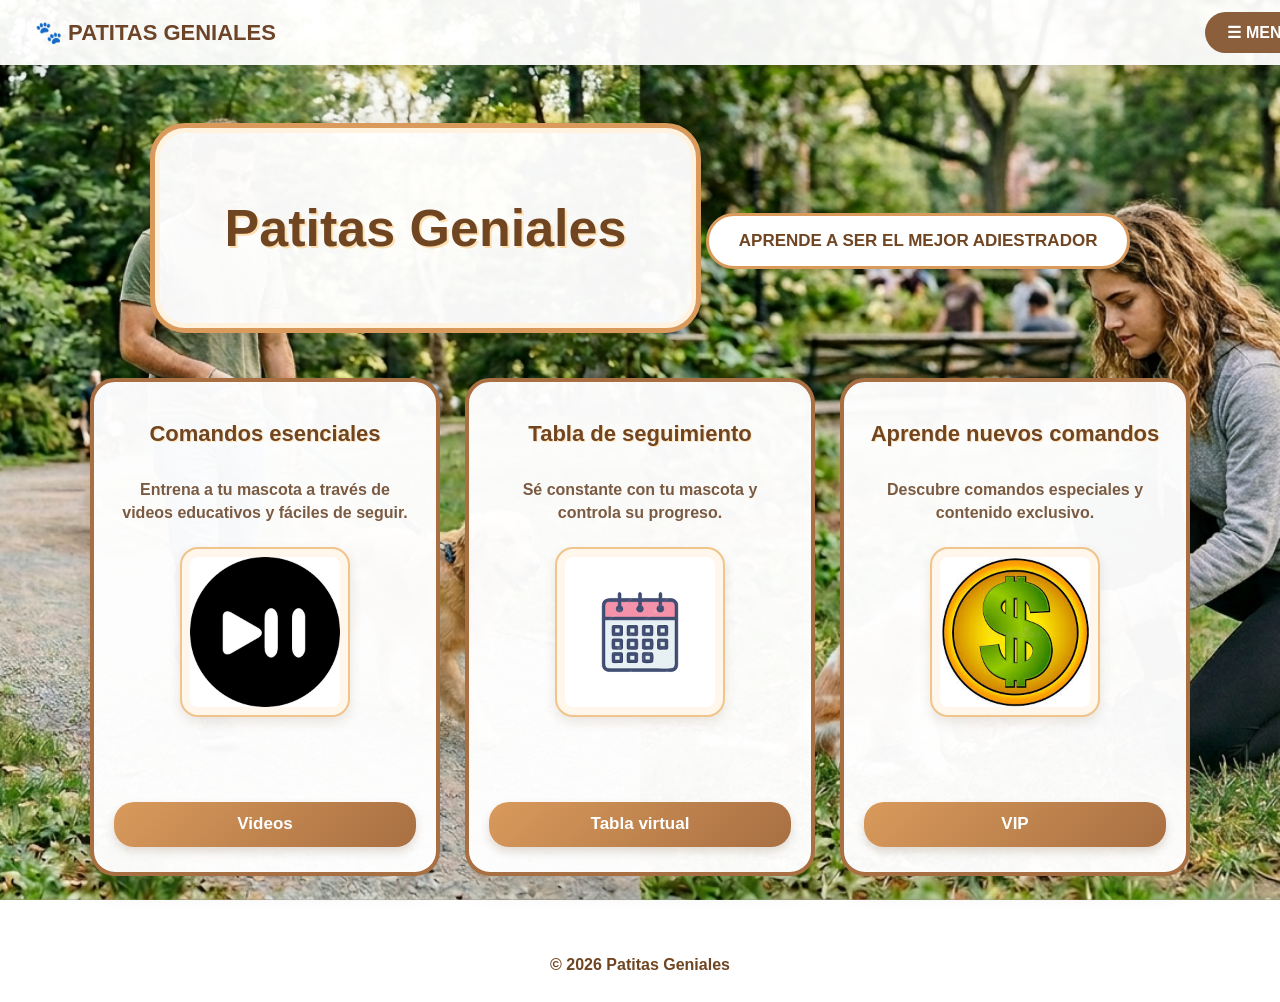
<file: proyecto_final/index.html>
<!DOCTYPE html>

<html lang="es">

<head>

  <meta charset="UTF-8">

  <meta name="viewport" content="width=device-width, initial-scale=1.0">

  <title>Patitas Geniales</title>

  <link rel="stylesheet" href="styles.css">

</head>

<body>

  <!-- =========================================
       BARRA SUPERIOR
  ========================================= -->

  <div class="barra">

<div class="logo-menu">
  🐾 PATITAS GENIALES
</div>


<button
  class="boton-menu"
  onclick="abrirMenu()">

  ☰ MENÚ

</button>

  </div>

  <!-- =========================================
       MENÚ DESPLEGABLE
  ========================================= -->

  <div
    class="menu-desplegable"
    id="menu">

<a href="inicio.html">
  INICIO
</a>

<a href="adiestrador.html">
  ADIESTRADOR
</a>

<a href="comandos.html">
  COMANDOS
</a>

<a href="reseñas.html">
  RESEÑAS
</a>

  </div>

  <!-- =========================================
       CONTENIDO PRINCIPAL
  ========================================= -->

  <header>

<div class="titulo-box">

  <h1>
    Patitas Geniales
  </h1>

</div>


<div class="box">

  APRENDE A SER EL MEJOR ADIESTRADOR

</div>

  </header>

  <!-- =========================================
       TARJETAS PRINCIPALES
  ========================================= -->

  <main class="cards">

<!-- =====================================
     TARJETA VIDEOS
====================================== -->

<div class="card">


  <div class="card-titulo">

    <h2>
      Comandos esenciales
    </h2>

  </div>


  <div class="card-descripcion">

    <p>
      Entrena a tu mascota a través
      de videos educativos y fáciles
      de seguir.
    </p>

  </div>


  <div class="card-imagen">

    <img
      src="img/play_pause.png"
      alt="Videos de entrenamiento">

  </div>


  <div class="card-boton">

    <a href="videos.html">
      Videos
    </a>

  </div>


</div>



<!-- =====================================
     TARJETA TABLA
====================================== -->

<div class="card">


  <div class="card-titulo">

    <h2>
      Tabla de seguimiento
    </h2>

  </div>


  <div class="card-descripcion">

    <p>
      Sé constante con tu mascota
      y controla su progreso.
    </p>

  </div>


  <div class="card-imagen">

    <img
      src="img/tabla.png"
      alt="Tabla de seguimiento">

  </div>


  <div class="card-boton">

    <a href="tabla.html">
      Tabla virtual
    </a>

  </div>


</div>



<!-- =====================================
     TARJETA VIP
====================================== -->

<div class="card">


  <div class="card-titulo">

    <h2>
      Aprende nuevos comandos
    </h2>

  </div>


  <div class="card-descripcion">

    <p>
      Descubre comandos especiales
      y contenido exclusivo.
    </p>

  </div>


  <div class="card-imagen">

    <img
      src="img/dolar.jfif"
      alt="Contenido VIP">

  </div>


  <div class="card-boton">

    <a href="VIP.html">
      VIP
    </a>

  </div>


</div>


  </main>

  <!-- =========================================
       PIE DE PÁGINA
  ========================================= -->

  <footer>

© 2026 Patitas Geniales

  </footer>

  <!-- =========================================
       JAVASCRIPT EXTERNO
  ========================================= -->

  <script src="script.js"></script>

</body>

</html>
</file>
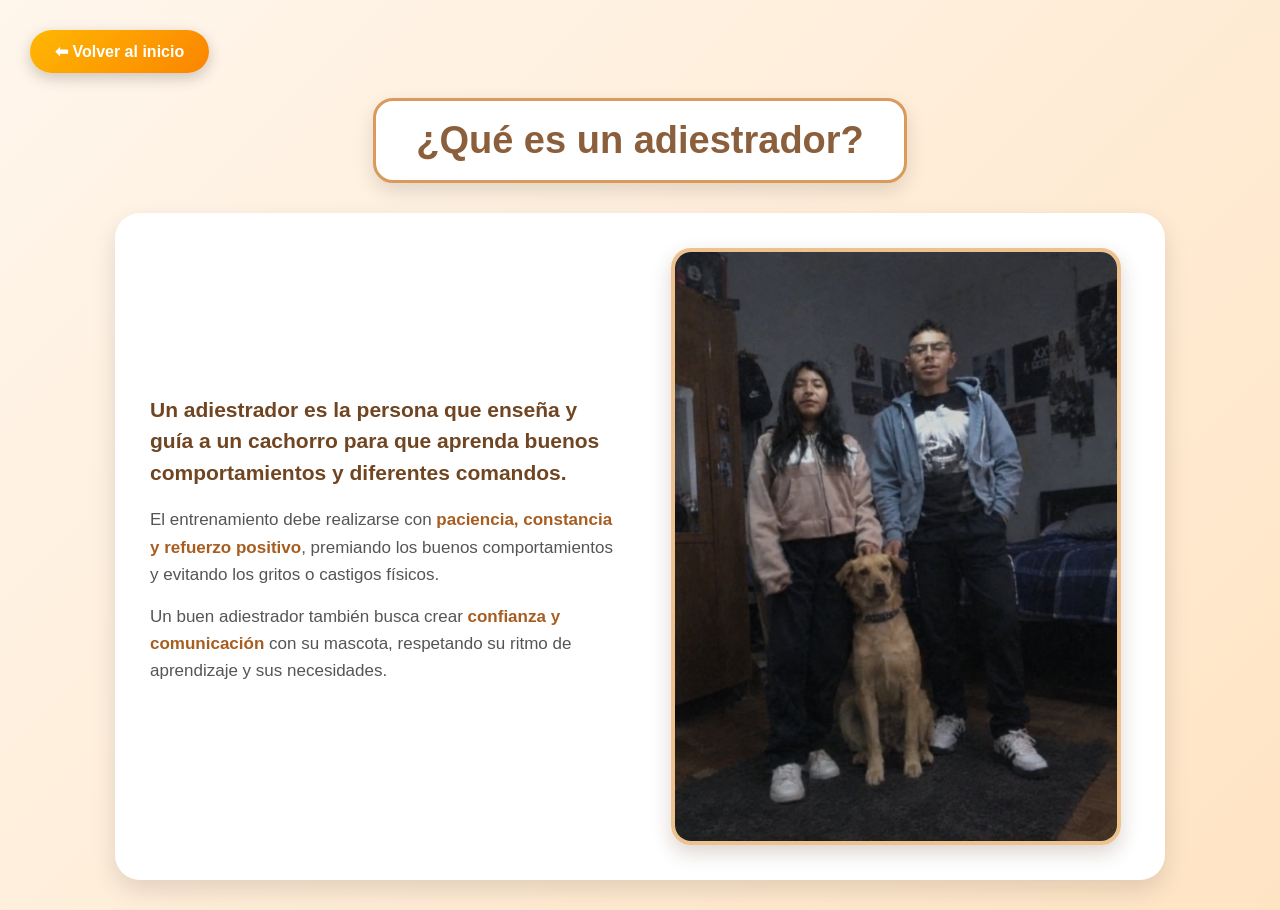
<file: proyecto_final/adiestrador.html>
<!DOCTYPE html>
<html lang="es">
<head>
  <meta charset="UTF-8">
  <meta name="viewport" content="width=device-width, initial-scale=1.0">
  <title>¿Qué es un adiestrador?</title>
  <link rel="stylesheet" href="adiestrador.css">
</head>

<body>

  <a href="index.html" class="btn-volver">⬅ Volver al inicio</a>

  <header>
    <div class="titulo-box">
      <h1>¿Qué es un adiestrador?</h1>
    </div>
  </header>

  <main class="contenido">

    <section class="texto">

      <h2>
        Un adiestrador es la persona que enseña y guía a un
        cachorro para que aprenda buenos comportamientos y
        diferentes comandos.
      </h2>

      <p>
        El entrenamiento debe realizarse con
        <strong>paciencia, constancia y refuerzo positivo</strong>,
        premiando los buenos comportamientos y evitando los
        gritos o castigos físicos.
      </p>

      <p>
        Un buen adiestrador también busca crear
        <strong>confianza y comunicación</strong> con su mascota,
        respetando su ritmo de aprendizaje y sus necesidades.
      </p>

    </section>

    <section class="imagen">
      <img
        src="img/adiestradores.jpeg"
        alt="Adiestrador entrenando a un perro">
    </section>

  </main>

</body>
</html>
</file>
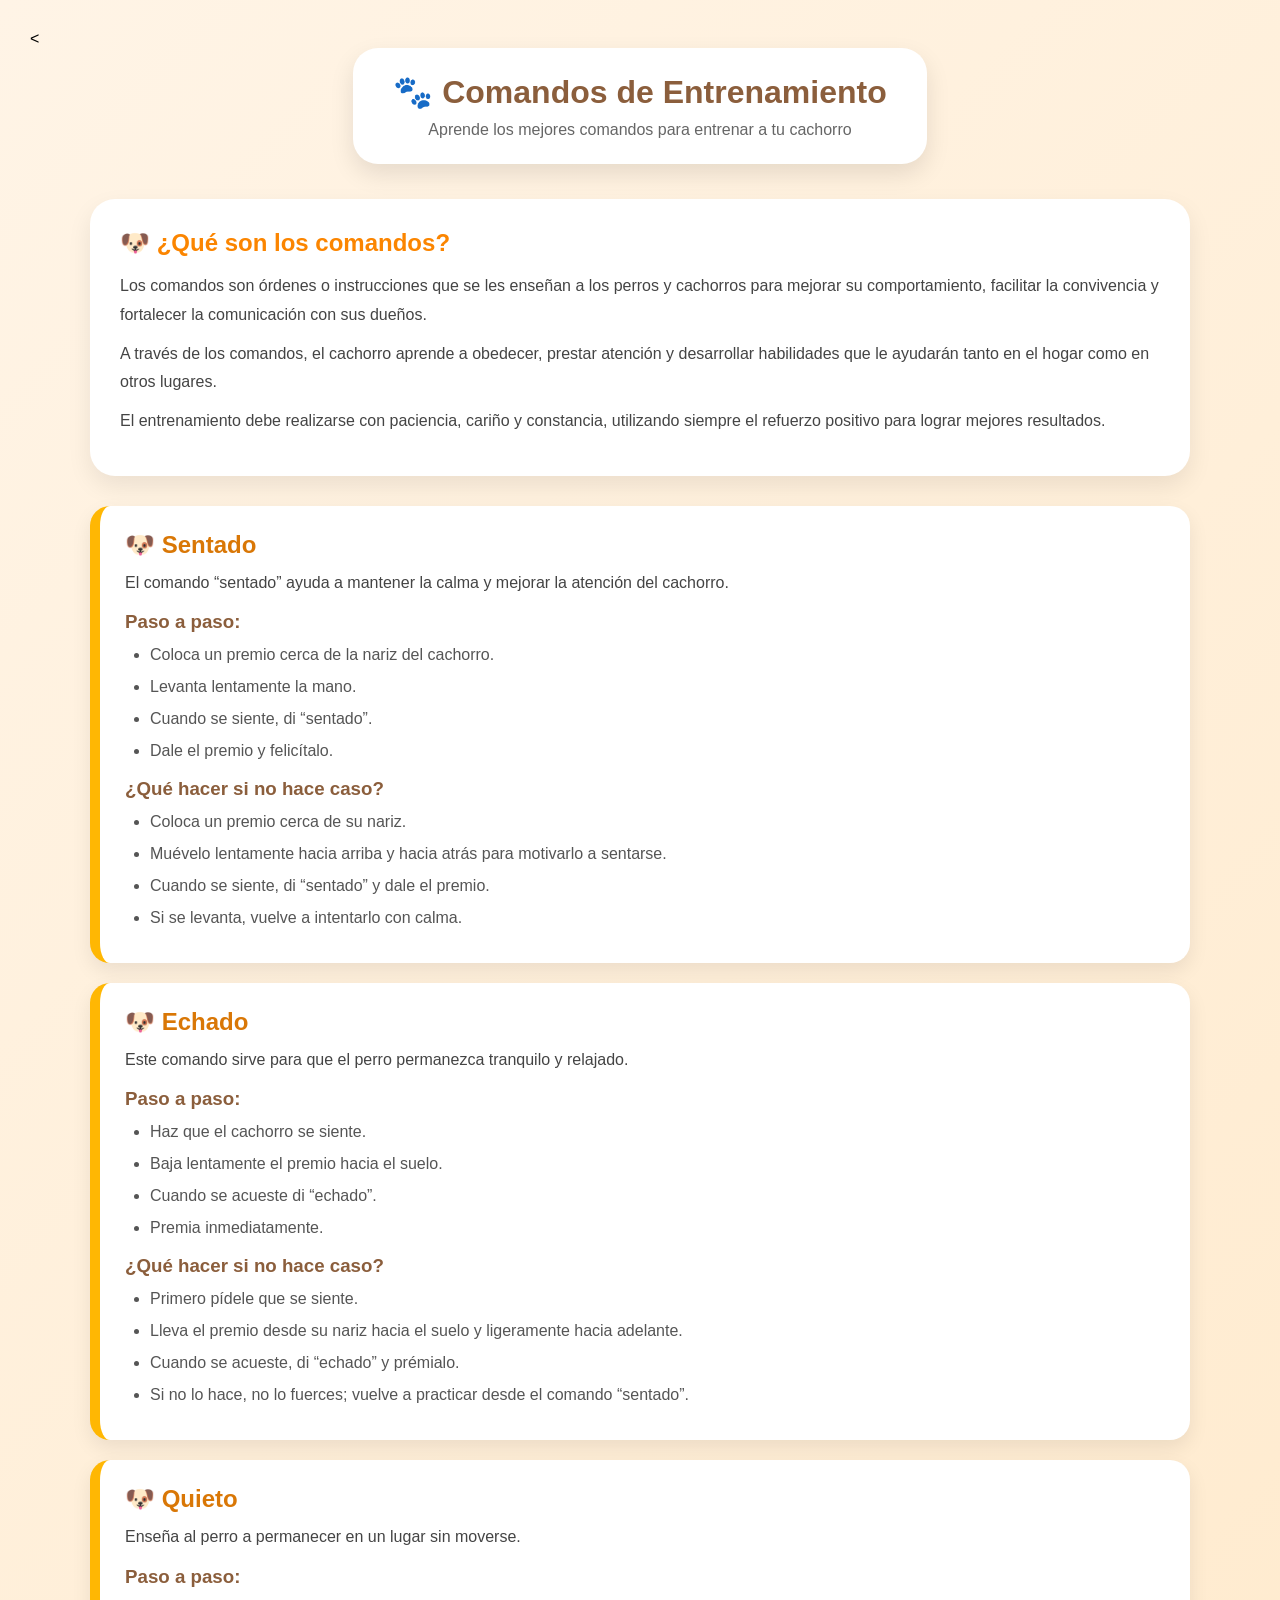
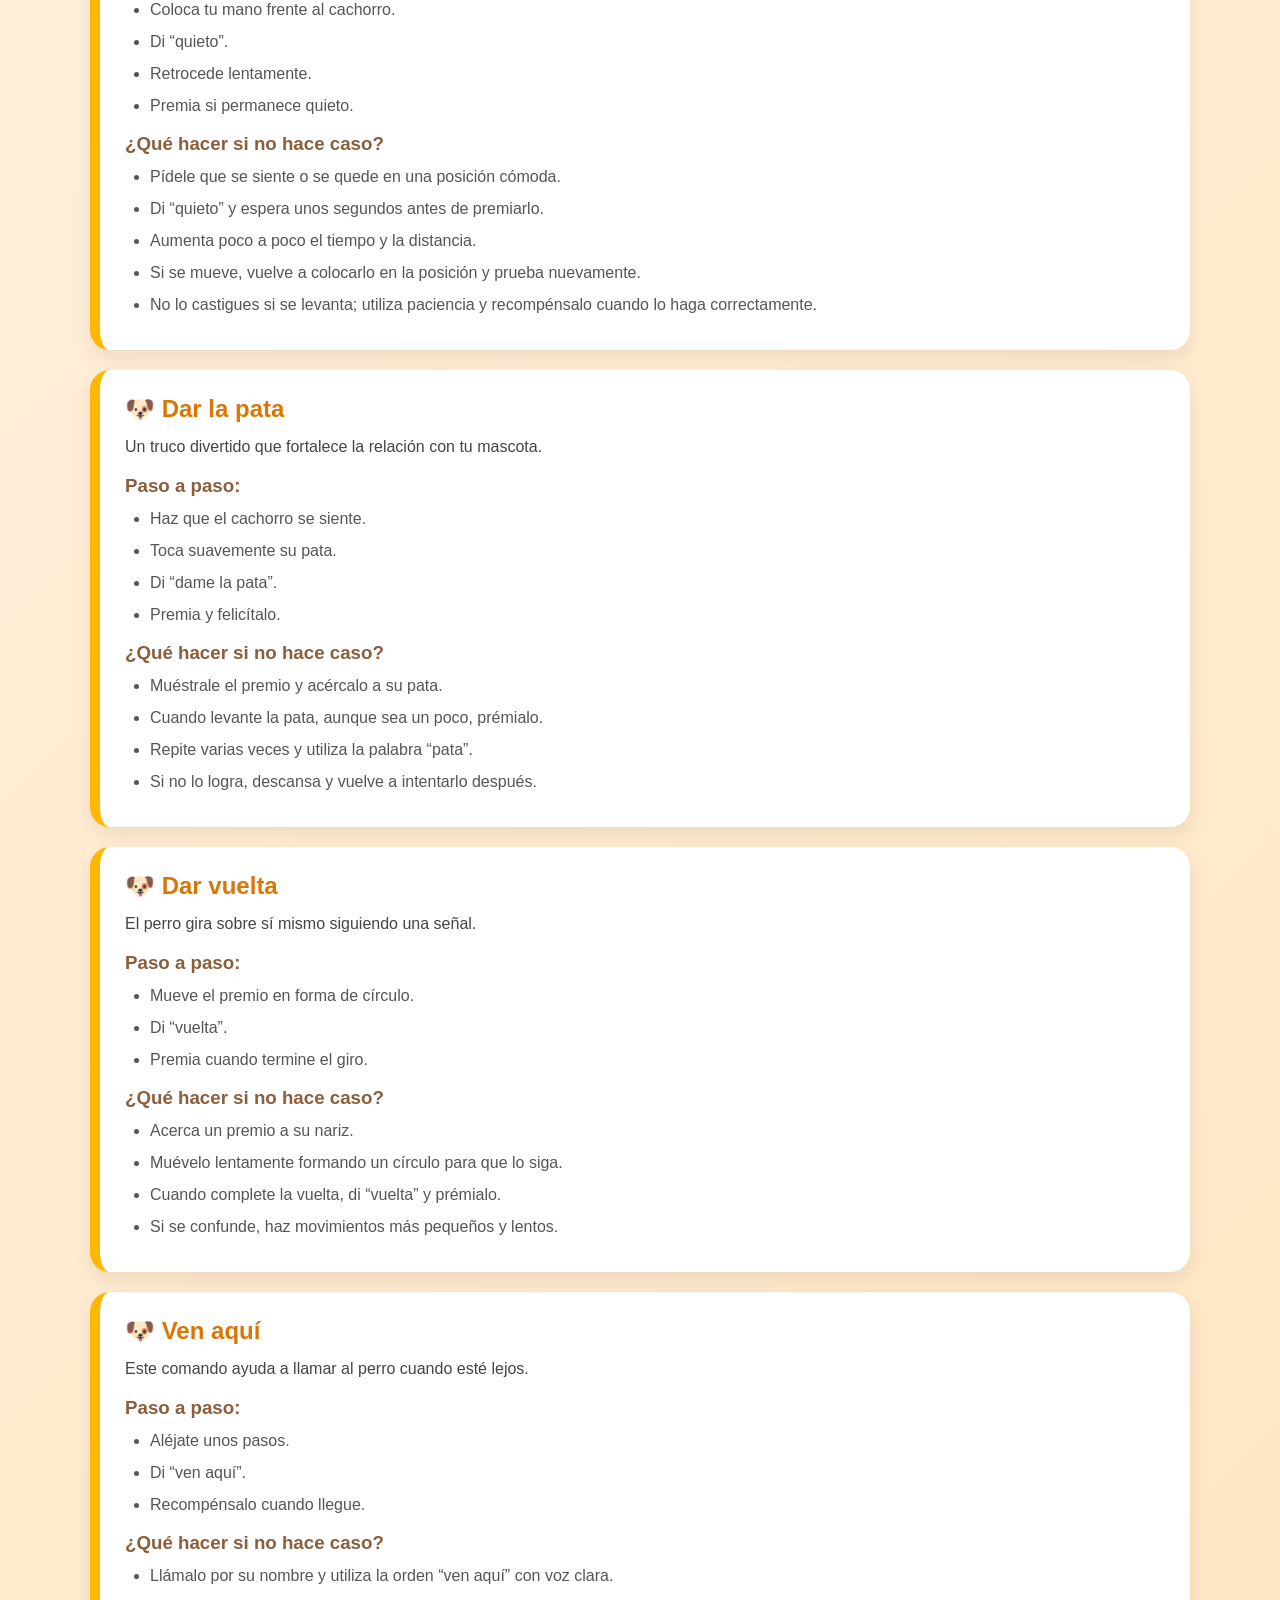
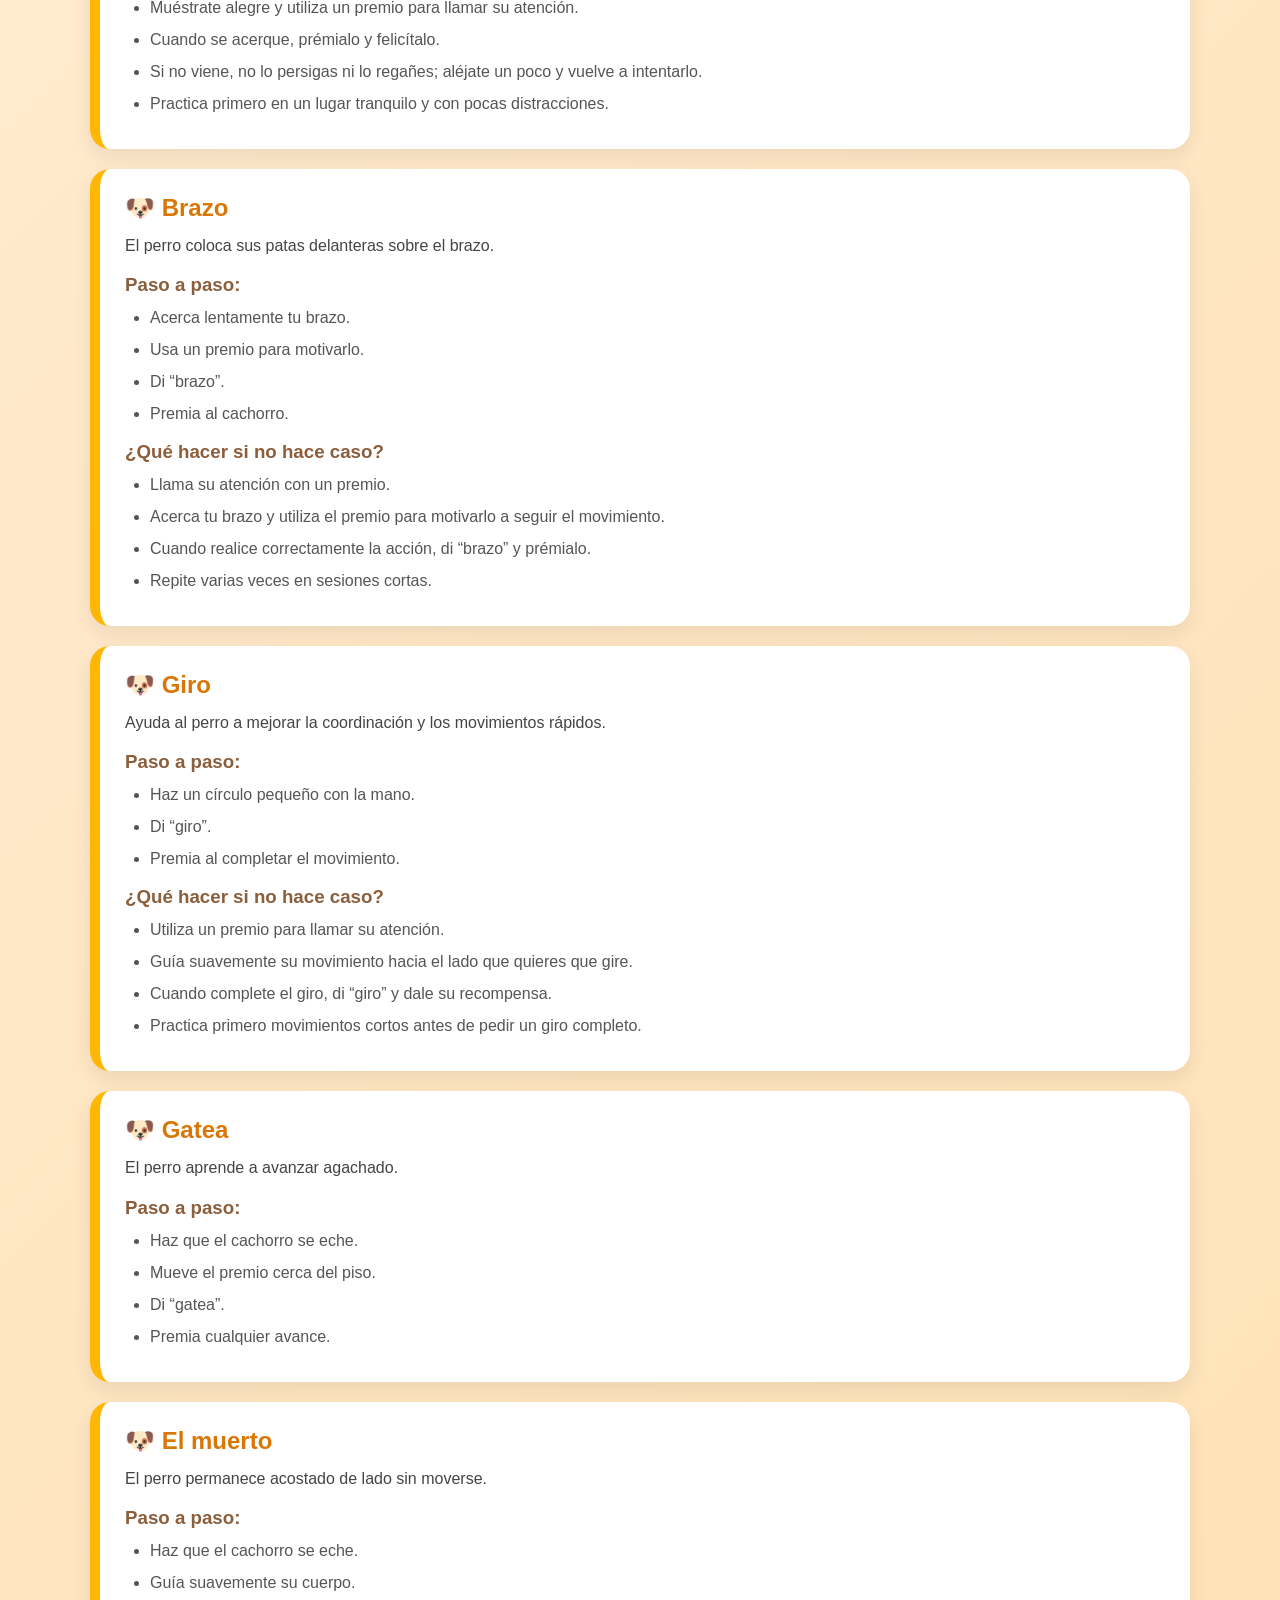
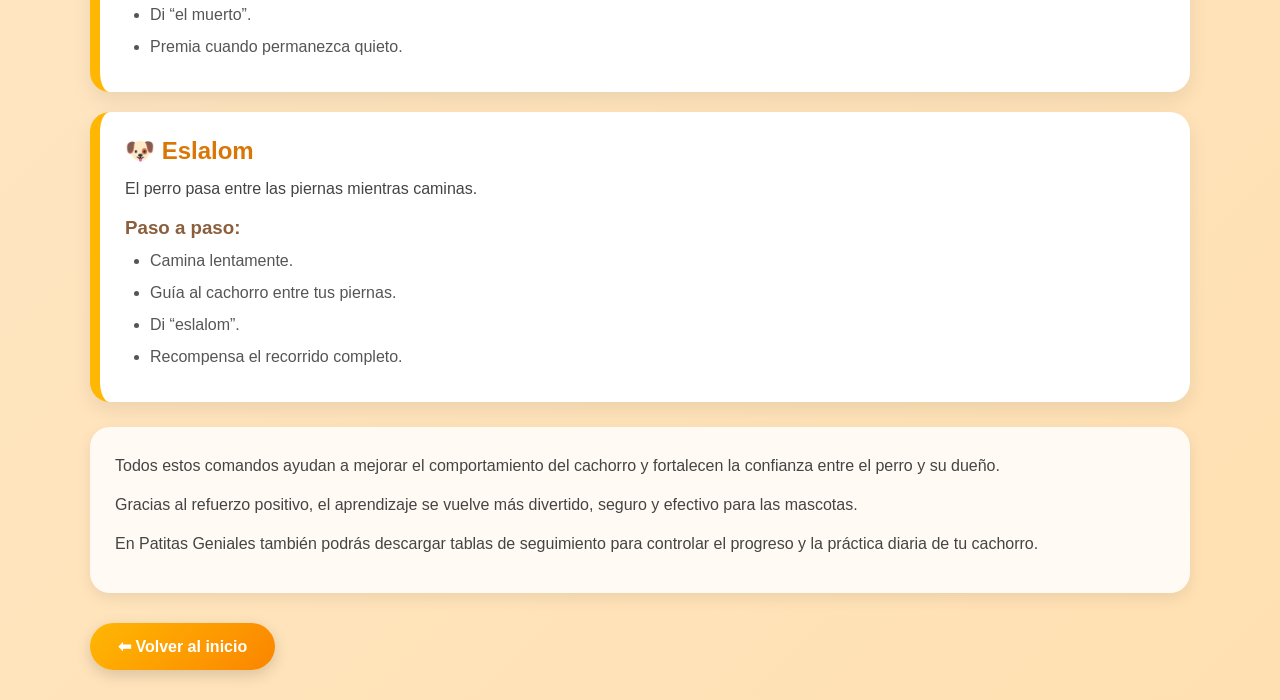
<file: proyecto_final/comandos.html>
<<!DOCTYPE html>

<html lang="es">
<head>
  <meta charset="UTF-8">
  <title>Comandos | Patitas Geniales</title>
  <link rel="stylesheet" href="comandos.css">
</head>

<body>

<header>
  <div class="titulo-principal">
    <h1>🐾 Comandos de Entrenamiento</h1>
    <p>Aprende los mejores comandos para entrenar a tu cachorro</p>
  </div>
</header>

<main class="contenedor">

  <!-- INTRODUCCION -->

  <section class="intro">
    <h2>🐶 ¿Qué son los comandos?</h2>

<p>
  Los comandos son órdenes o instrucciones que se les enseñan a los perros y cachorros para mejorar su comportamiento, facilitar la convivencia y fortalecer la comunicación con sus dueños.
</p>

<p>
  A través de los comandos, el cachorro aprende a obedecer, prestar atención y desarrollar habilidades que le ayudarán tanto en el hogar como en otros lugares.
</p>

<p>
  El entrenamiento debe realizarse con paciencia, cariño y constancia, utilizando siempre el refuerzo positivo para lograr mejores resultados.
</p>

  </section>

  <!-- =========================================
       COMANDOS
  ========================================== -->

  <section class="card">

<h2>🐶 Sentado</h2>

<p>
  El comando “sentado” ayuda a mantener la calma y mejorar la atención del cachorro.
</p>

<h3>Paso a paso:</h3>

<ul>
  <li>Coloca un premio cerca de la nariz del cachorro.</li>
  <li>Levanta lentamente la mano.</li>
  <li>Cuando se siente, di “sentado”.</li>
  <li>Dale el premio y felicítalo.</li>
</ul>

<h3>¿Qué hacer si no hace caso?</h3>

<ul>
  <li>Coloca un premio cerca de su nariz.</li>
  <li>Muévelo lentamente hacia arriba y hacia atrás para motivarlo a sentarse.</li>
  <li>Cuando se siente, di “sentado” y dale el premio.</li>
  <li>Si se levanta, vuelve a intentarlo con calma.</li>
</ul>

  </section>

  <section class="card">

<h2>🐶 Echado</h2>

<p>
  Este comando sirve para que el perro permanezca tranquilo y relajado.
</p>

<h3>Paso a paso:</h3>

<ul>
  <li>Haz que el cachorro se siente.</li>
  <li>Baja lentamente el premio hacia el suelo.</li>
  <li>Cuando se acueste di “echado”.</li>
  <li>Premia inmediatamente.</li>
</ul>

<h3>¿Qué hacer si no hace caso?</h3>

<ul>
  <li>Primero pídele que se siente.</li>
  <li>Lleva el premio desde su nariz hacia el suelo y ligeramente hacia adelante.</li>
  <li>Cuando se acueste, di “echado” y prémialo.</li>
  <li>Si no lo hace, no lo fuerces; vuelve a practicar desde el comando “sentado”.</li>
</ul>

  </section>

  <section class="card">

<h2>🐶 Quieto</h2>

<p>
  Enseña al perro a permanecer en un lugar sin moverse.
</p>

<h3>Paso a paso:</h3>

<ul>
  <li>Coloca tu mano frente al cachorro.</li>
  <li>Di “quieto”.</li>
  <li>Retrocede lentamente.</li>
  <li>Premia si permanece quieto.</li>
</ul>

<h3>¿Qué hacer si no hace caso?</h3>

<ul>
  <li>Pídele que se siente o se quede en una posición cómoda.</li>
  <li>Di “quieto” y espera unos segundos antes de premiarlo.</li>
  <li>Aumenta poco a poco el tiempo y la distancia.</li>
  <li>Si se mueve, vuelve a colocarlo en la posición y prueba nuevamente.</li>
  <li>No lo castigues si se levanta; utiliza paciencia y recompénsalo cuando lo haga correctamente.</li>
</ul>

  </section>

  <section class="card">

<h2>🐶 Dar la pata</h2>

<p>
  Un truco divertido que fortalece la relación con tu mascota.
</p>

<h3>Paso a paso:</h3>

<ul>
  <li>Haz que el cachorro se siente.</li>
  <li>Toca suavemente su pata.</li>
  <li>Di “dame la pata”.</li>
  <li>Premia y felicítalo.</li>
</ul>

<h3>¿Qué hacer si no hace caso?</h3>

<ul>
  <li>Muéstrale el premio y acércalo a su pata.</li>
  <li>Cuando levante la pata, aunque sea un poco, prémialo.</li>
  <li>Repite varias veces y utiliza la palabra “pata”.</li>
  <li>Si no lo logra, descansa y vuelve a intentarlo después.</li>
</ul>

  </section>

  <section class="card">

<h2>🐶 Dar vuelta</h2>

<p>
  El perro gira sobre sí mismo siguiendo una señal.
</p>

<h3>Paso a paso:</h3>

<ul>
  <li>Mueve el premio en forma de círculo.</li>
  <li>Di “vuelta”.</li>
  <li>Premia cuando termine el giro.</li>
</ul>

<h3>¿Qué hacer si no hace caso?</h3>

<ul>
  <li>Acerca un premio a su nariz.</li>
  <li>Muévelo lentamente formando un círculo para que lo siga.</li>
  <li>Cuando complete la vuelta, di “vuelta” y prémialo.</li>
  <li>Si se confunde, haz movimientos más pequeños y lentos.</li>
</ul>

  </section>

  <section class="card">

<h2>🐶 Ven aquí</h2>

<p>
  Este comando ayuda a llamar al perro cuando esté lejos.
</p>

<h3>Paso a paso:</h3>

<ul>
  <li>Aléjate unos pasos.</li>
  <li>Di “ven aquí”.</li>
  <li>Recompénsalo cuando llegue.</li>
</ul>

<h3>¿Qué hacer si no hace caso?</h3>

<ul>
  <li>Llámalo por su nombre y utiliza la orden “ven aquí” con voz clara.</li>
  <li>Muéstrate alegre y utiliza un premio para llamar su atención.</li>
  <li>Cuando se acerque, prémialo y felicítalo.</li>
  <li>Si no viene, no lo persigas ni lo regañes; aléjate un poco y vuelve a intentarlo.</li>
  <li>Practica primero en un lugar tranquilo y con pocas distracciones.</li>
</ul>

  </section>

  <section class="card">

<h2>🐶 Brazo</h2>

<p>
  El perro coloca sus patas delanteras sobre el brazo.
</p>

<h3>Paso a paso:</h3>

<ul>
  <li>Acerca lentamente tu brazo.</li>
  <li>Usa un premio para motivarlo.</li>
  <li>Di “brazo”.</li>
  <li>Premia al cachorro.</li>
</ul>

<h3>¿Qué hacer si no hace caso?</h3>

<ul>
  <li>Llama su atención con un premio.</li>
  <li>Acerca tu brazo y utiliza el premio para motivarlo a seguir el movimiento.</li>
  <li>Cuando realice correctamente la acción, di “brazo” y prémialo.</li>
  <li>Repite varias veces en sesiones cortas.</li>
</ul>

  </section>

  <section class="card">

<h2>🐶 Giro</h2>

<p>
  Ayuda al perro a mejorar la coordinación y los movimientos rápidos.
</p>

<h3>Paso a paso:</h3>

<ul>
  <li>Haz un círculo pequeño con la mano.</li>
  <li>Di “giro”.</li>
  <li>Premia al completar el movimiento.</li>
</ul>

<h3>¿Qué hacer si no hace caso?</h3>

<ul>
  <li>Utiliza un premio para llamar su atención.</li>
  <li>Guía suavemente su movimiento hacia el lado que quieres que gire.</li>
  <li>Cuando complete el giro, di “giro” y dale su recompensa.</li>
  <li>Practica primero movimientos cortos antes de pedir un giro completo.</li>
</ul>

  </section>

  <section class="card">

<h2>🐶 Gatea</h2>

<p>
  El perro aprende a avanzar agachado.
</p>

<h3>Paso a paso:</h3>

<ul>
  <li>Haz que el cachorro se eche.</li>
  <li>Mueve el premio cerca del piso.</li>
  <li>Di “gatea”.</li>
  <li>Premia cualquier avance.</li>
</ul>

  </section>

  <section class="card">

<h2>🐶 El muerto</h2>

<p>
  El perro permanece acostado de lado sin moverse.
</p>

<h3>Paso a paso:</h3>

<ul>
  <li>Haz que el cachorro se eche.</li>
  <li>Guía suavemente su cuerpo.</li>
  <li>Di “el muerto”.</li>
  <li>Premia cuando permanezca quieto.</li>
</ul>

  </section>

  <section class="card">

<h2>🐶 Eslalom</h2>

<p>
  El perro pasa entre las piernas mientras caminas.
</p>

<h3>Paso a paso:</h3>

<ul>
  <li>Camina lentamente.</li>
  <li>Guía al cachorro entre tus piernas.</li>
  <li>Di “eslalom”.</li>
  <li>Recompensa el recorrido completo.</li>
</ul>

  </section>

  <!-- =========================================
       FINAL
  ========================================== -->

  <section class="final">

<p>
  Todos estos comandos ayudan a mejorar el comportamiento del cachorro y fortalecen la confianza entre el perro y su dueño.
</p>

<p>
  Gracias al refuerzo positivo, el aprendizaje se vuelve más divertido, seguro y efectivo para las mascotas.
</p>

<p>
  En Patitas Geniales también podrás descargar tablas de seguimiento para controlar el progreso y la práctica diaria de tu cachorro.
</p>

  </section>

  <!-- BOTON -->

  <a href="index.html" class="btn-volver">
    ⬅ Volver al inicio
  </a>

</main>

</body>
</html>
</file>
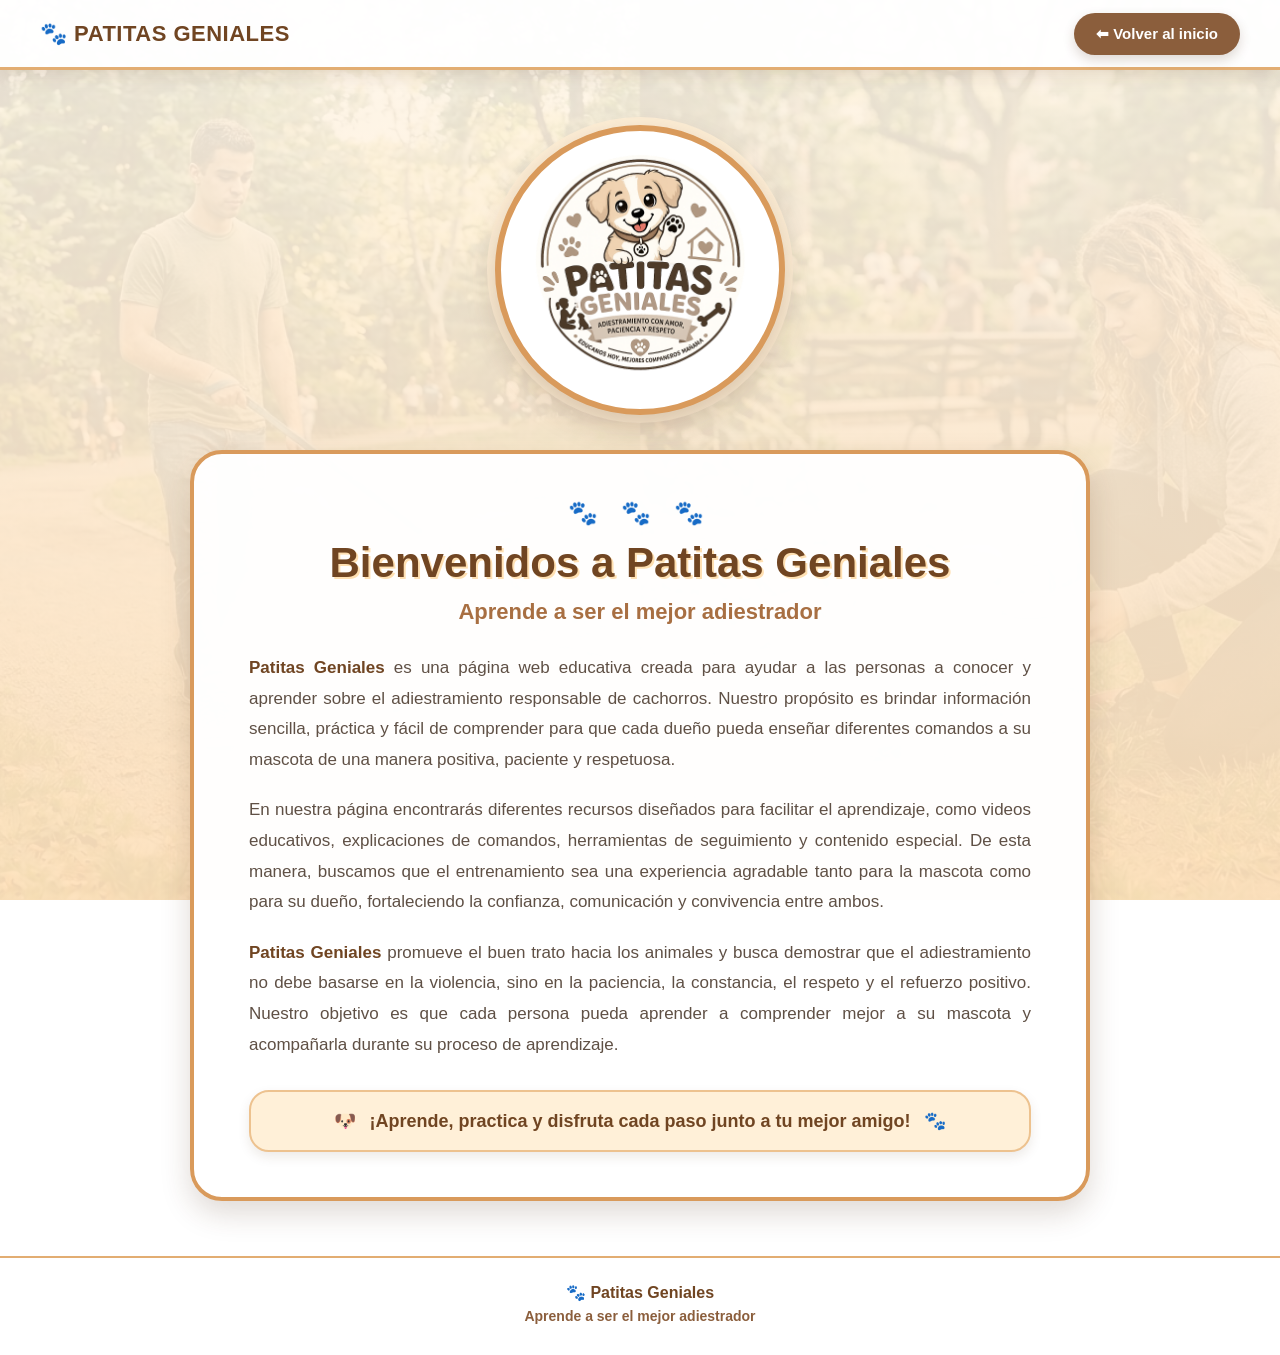
<file: proyecto_final/inicio.html>
<!DOCTYPE html>
<html lang="es">

<head>

  <meta charset="UTF-8">

  <meta name="viewport" content="width=device-width, initial-scale=1.0">

  <title>Inicio | Patitas Geniales</title>

  <link rel="stylesheet" href="inicio.css">

</head>


<body>


  <!-- =========================================
       BARRA SUPERIOR
  ========================================= -->

  <nav class="barra">

    <div class="nombre-pagina">
      🐾 PATITAS GENIALES
    </div>

    <a href="index.html" class="boton-volver">
      ⬅ Volver al inicio
    </a>

  </nav>



  <!-- =========================================
       CONTENIDO PRINCIPAL
  ========================================= -->

  <main class="presentacion">


    <!-- LOGO -->

    <section class="logo-seccion">

      <div class="logo-marco">

        <img
          src="img/logo_recortado.png"
          alt="Logo de Patitas Geniales"
          class="logo"
        >

      </div>

    </section>



    <!-- TEXTO DE PRESENTACIÓN -->

    <section class="texto-presentacion">

      <div class="huellas">
        🐾 🐾 🐾
      </div>


      <h1>
        Bienvenidos a Patitas Geniales
      </h1>


      <h2>
        Aprende a ser el mejor adiestrador
      </h2>


      <p>
        <strong>Patitas Geniales</strong> es una página web educativa
        creada para ayudar a las personas a conocer y aprender sobre
        el adiestramiento responsable de cachorros. Nuestro propósito
        es brindar información sencilla, práctica y fácil de comprender
        para que cada dueño pueda enseñar diferentes comandos a su
        mascota de una manera positiva, paciente y respetuosa.
      </p>


      <p>
        En nuestra página encontrarás diferentes recursos diseñados
        para facilitar el aprendizaje, como videos educativos,
        explicaciones de comandos, herramientas de seguimiento y
        contenido especial. De esta manera, buscamos que el
        entrenamiento sea una experiencia agradable tanto para la
        mascota como para su dueño, fortaleciendo la confianza,
        comunicación y convivencia entre ambos.
      </p>


      <p>
        <strong>Patitas Geniales</strong> promueve el buen trato hacia
        los animales y busca demostrar que el adiestramiento no debe
        basarse en la violencia, sino en la paciencia, la constancia,
        el respeto y el refuerzo positivo. Nuestro objetivo es que
        cada persona pueda aprender a comprender mejor a su mascota
        y acompañarla durante su proceso de aprendizaje.
      </p>


      <div class="mensaje-final">

        🐶 <span>
          ¡Aprende, practica y disfruta cada paso junto a tu mejor amigo!
        </span> 🐾

      </div>


    </section>


  </main>



  <!-- =========================================
       PIE DE PÁGINA
  ========================================= -->

  <footer>

    🐾 Patitas Geniales

    <br>

    <span>
      Aprende a ser el mejor adiestrador
    </span>

  </footer>


</body>

</html>
</file>
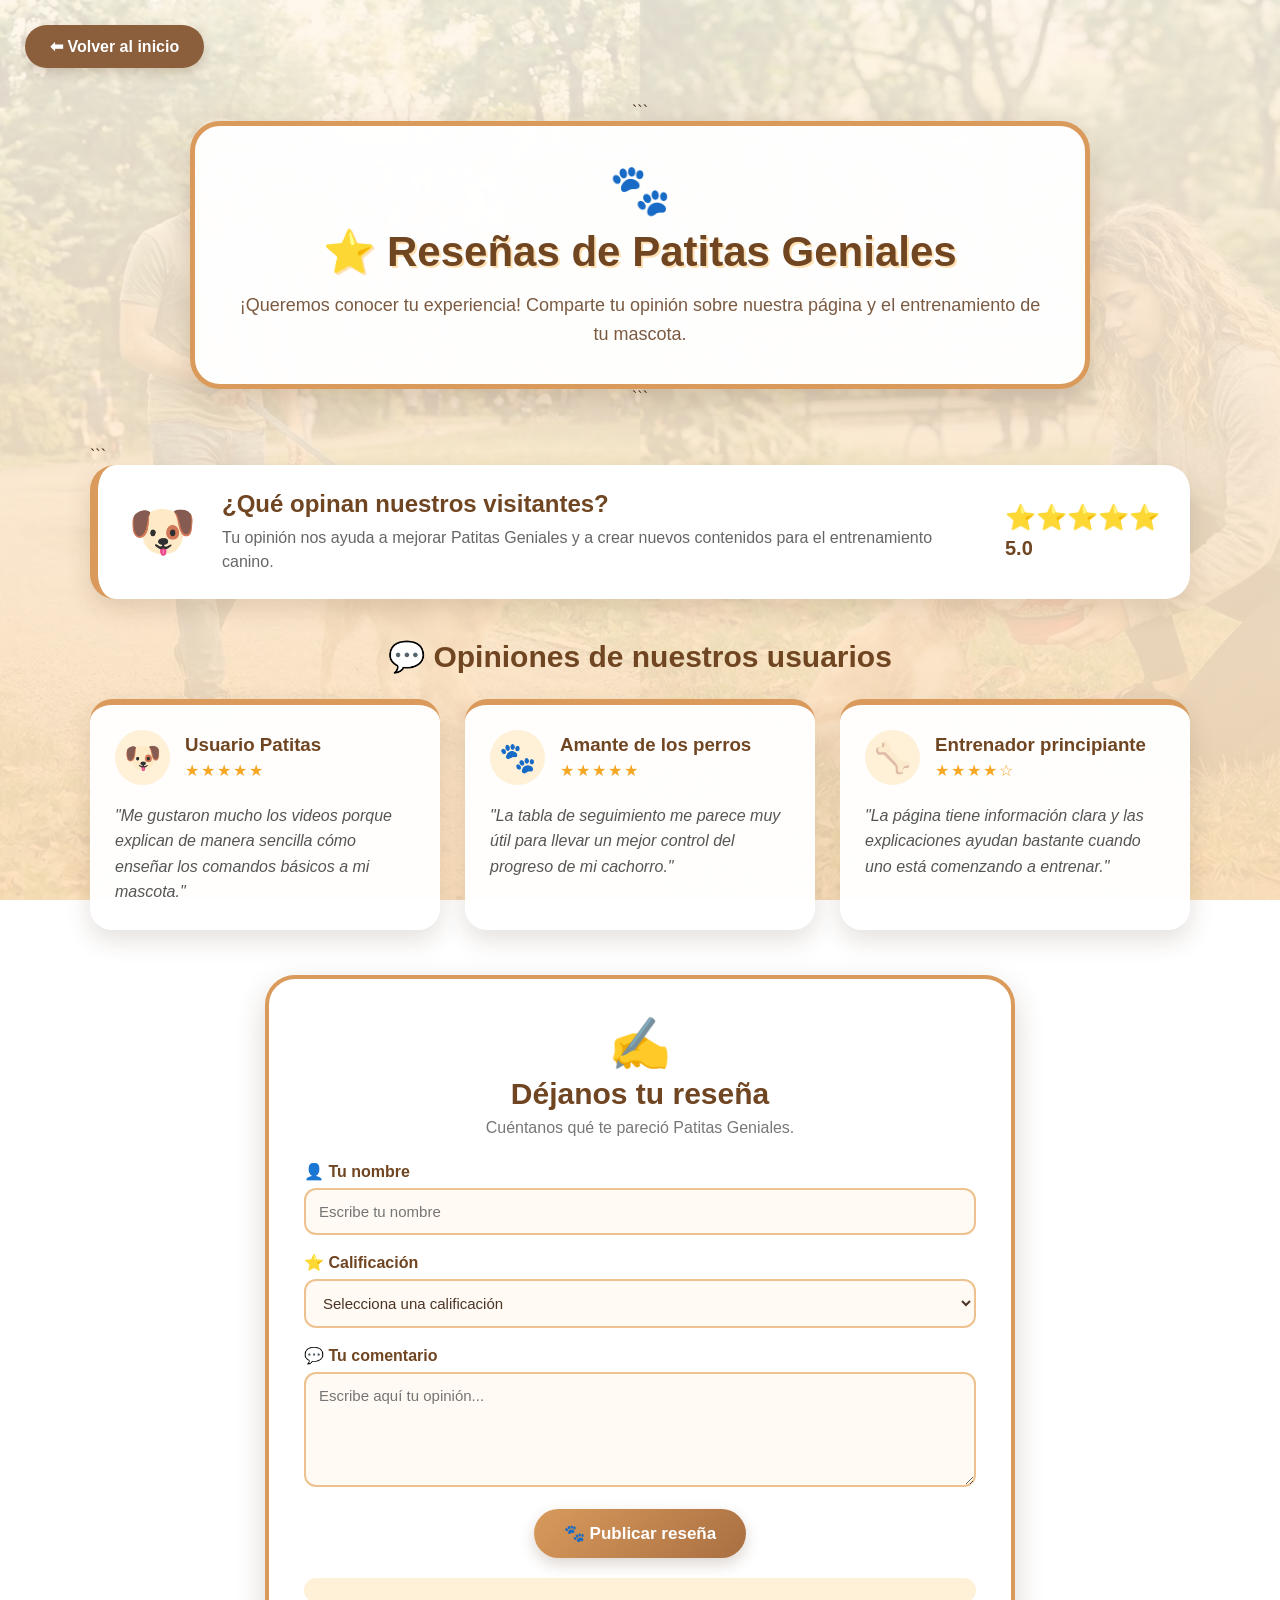
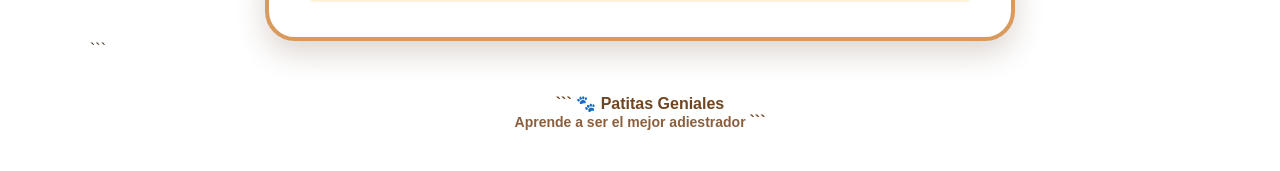
<file: proyecto_final/reseñas.html>
<!DOCTYPE html>
<html lang="es">

<head>
  <meta charset="UTF-8">
  <meta name="viewport" content="width=device-width, initial-scale=1.0">
  <title>Reseñas | Patitas Geniales</title>
  <link rel="stylesheet" href="reseñas.css">
</head>

<body>

  <!-- BOTÓN VOLVER -->

  <a href="index.html" class="volver">
    ⬅ Volver al inicio
  </a>

  <!-- ENCABEZADO -->

  <header>

```
<div class="titulo">

  <div class="huella">🐾</div>

  <h1>⭐ Reseñas de Patitas Geniales</h1>

  <p>
    ¡Queremos conocer tu experiencia!
    Comparte tu opinión sobre nuestra página y el entrenamiento
    de tu mascota.
  </p>

</div>
```

  </header>

  <!-- CONTENIDO PRINCIPAL -->

  <main class="contenedor">

```
<!-- RESUMEN DE RESEÑAS -->

<section class="resumen">

  <div class="resumen-icono">
    🐶
  </div>

  <div>

    <h2>¿Qué opinan nuestros visitantes?</h2>

    <p>
      Tu opinión nos ayuda a mejorar Patitas Geniales
      y a crear nuevos contenidos para el entrenamiento canino.
    </p>

  </div>

  <div class="estrellas-grandes">
    ⭐⭐⭐⭐⭐
    <span>5.0</span>
  </div>

</section>


<!-- RESEÑAS -->

<section class="lista-reseñas">

  <h2 class="subtitulo">💬 Opiniones de nuestros usuarios</h2>


  <div class="reseñas-grid">


    <!-- RESEÑA 1 -->

    <article class="reseña">

      <div class="usuario">
        <div class="avatar">🐶</div>

        <div>
          <h3>Usuario Patitas</h3>
          <span>★★★★★</span>
        </div>
      </div>

      <p>
        "Me gustaron mucho los videos porque explican de manera
        sencilla cómo enseñar los comandos básicos a mi mascota."
      </p>

    </article>


    <!-- RESEÑA 2 -->

    <article class="reseña">

      <div class="usuario">
        <div class="avatar">🐾</div>

        <div>
          <h3>Amante de los perros</h3>
          <span>★★★★★</span>
        </div>
      </div>

      <p>
        "La tabla de seguimiento me parece muy útil para llevar
        un mejor control del progreso de mi cachorro."
      </p>

    </article>


    <!-- RESEÑA 3 -->

    <article class="reseña">

      <div class="usuario">
        <div class="avatar">🦴</div>

        <div>
          <h3>Entrenador principiante</h3>
          <span>★★★★☆</span>
        </div>
      </div>

      <p>
        "La página tiene información clara y las explicaciones
        ayudan bastante cuando uno está comenzando a entrenar."
      </p>

    </article>


  </div>

</section>


<!-- FORMULARIO -->

<section class="formulario">

  <div class="formulario-icono">
    ✍️
  </div>

  <h2>Déjanos tu reseña</h2>

  <p>
    Cuéntanos qué te pareció Patitas Geniales.
  </p>


  <form id="formularioResena">

    <div class="campo">

      <label for="nombre">
        👤 Tu nombre
      </label>

      <input
        type="text"
        id="nombre"
        placeholder="Escribe tu nombre"
        required
      >

    </div>


    <div class="campo">

      <label for="calificacion">
        ⭐ Calificación
      </label>

      <select id="calificacion" required>

        <option value="">Selecciona una calificación</option>

        <option value="5">⭐⭐⭐⭐⭐ Excelente</option>

        <option value="4">⭐⭐⭐⭐ Muy bueno</option>

        <option value="3">⭐⭐⭐ Bueno</option>

        <option value="2">⭐⭐ Regular</option>

        <option value="1">⭐ Puede mejorar</option>

      </select>

    </div>


    <div class="campo">

      <label for="comentario">
        💬 Tu comentario
      </label>

      <textarea
        id="comentario"
        rows="5"
        placeholder="Escribe aquí tu opinión..."
        required
      ></textarea>

    </div>


    <button type="submit">
      🐾 Publicar reseña
    </button>

  </form>


  <div id="mensaje" class="mensaje"></div>

</section>
```

  </main>

  <!-- PIE DE PÁGINA -->

  <footer>

```
🐾 Patitas Geniales

<br>

<span>
  Aprende a ser el mejor adiestrador
</span>
```

  </footer>

  <!-- JAVASCRIPT -->

  <script>

    const formulario = document.getElementById("formularioResena");
    const mensaje = document.getElementById("mensaje");

    formulario.addEventListener("submit", function(event) {

      event.preventDefault();

      const nombre = document.getElementById("nombre").value;
      const calificacion = document.getElementById("calificacion").value;

      mensaje.innerHTML =
        "✅ ¡Gracias, " + nombre +
        "! Tu reseña de " + calificacion +
        " estrellas fue registrada correctamente.";

      formulario.reset();

    });

  </script>

</body>
</html>
</file>
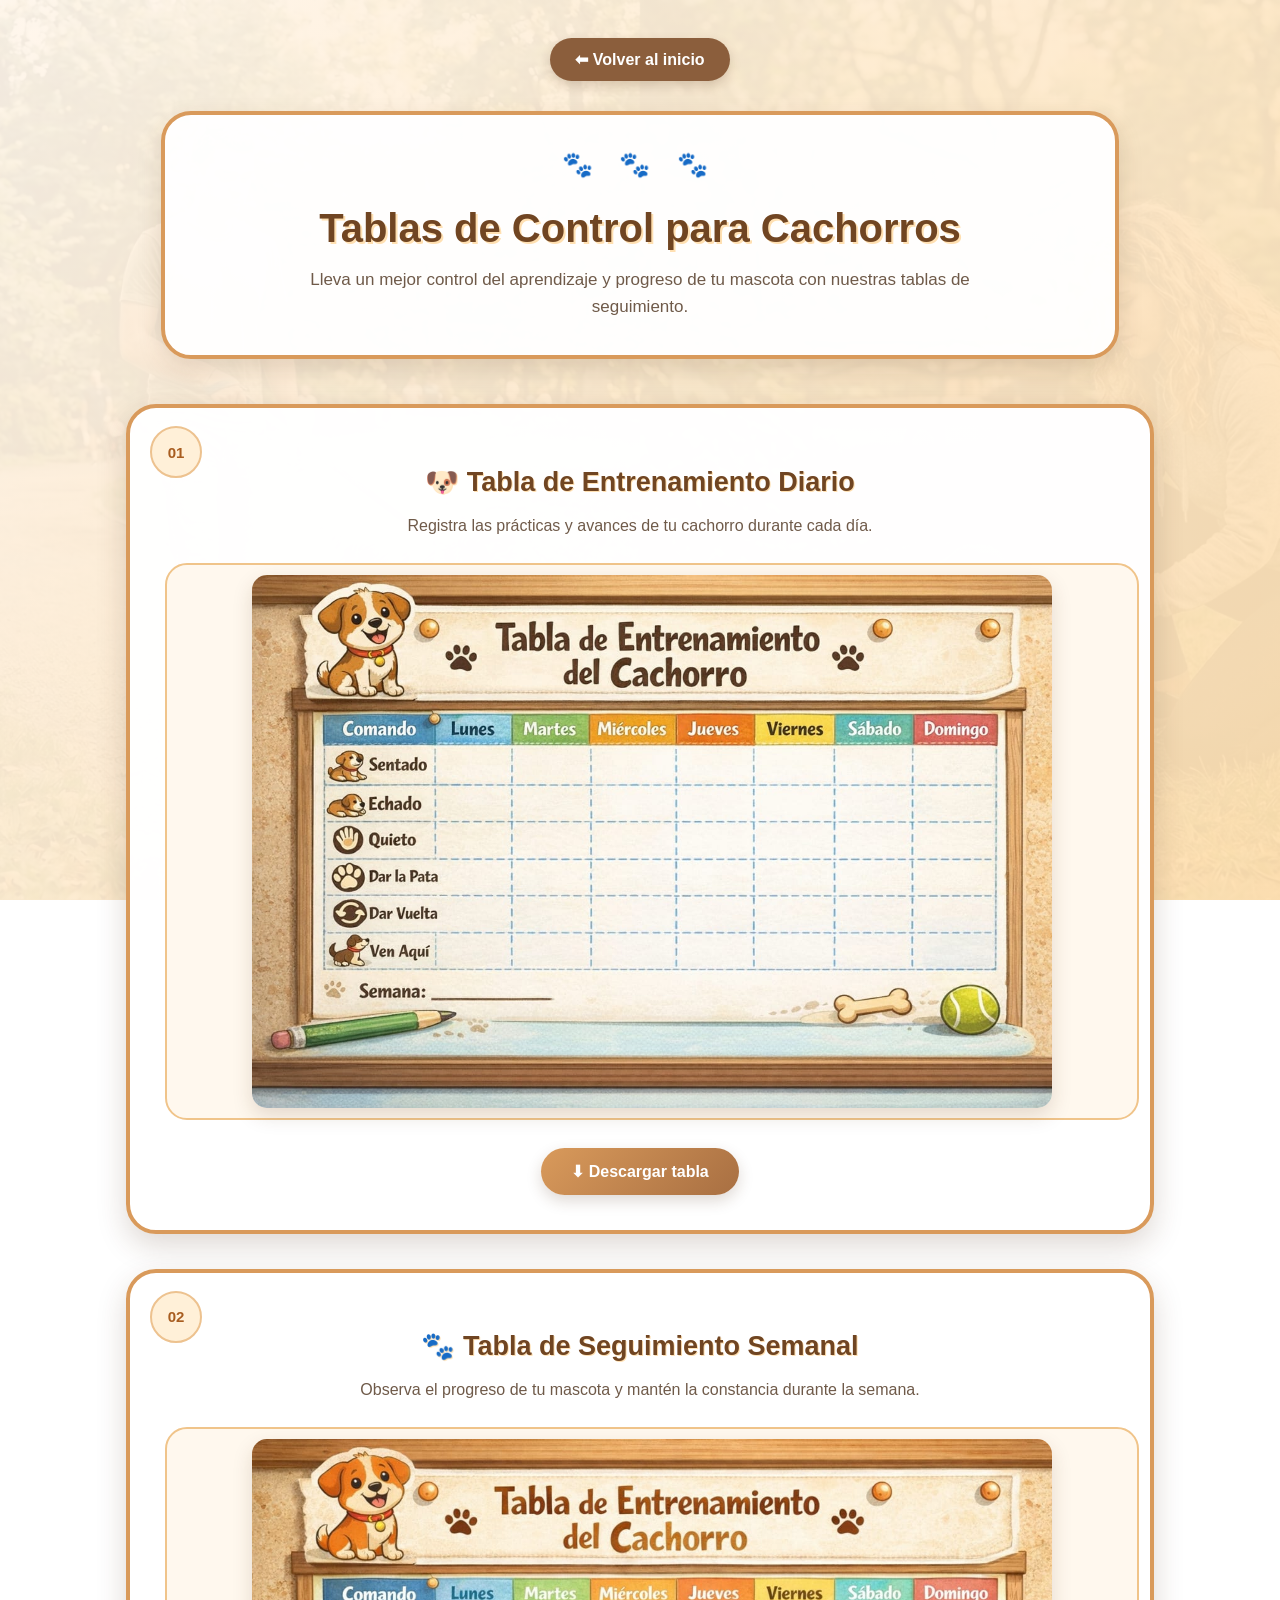
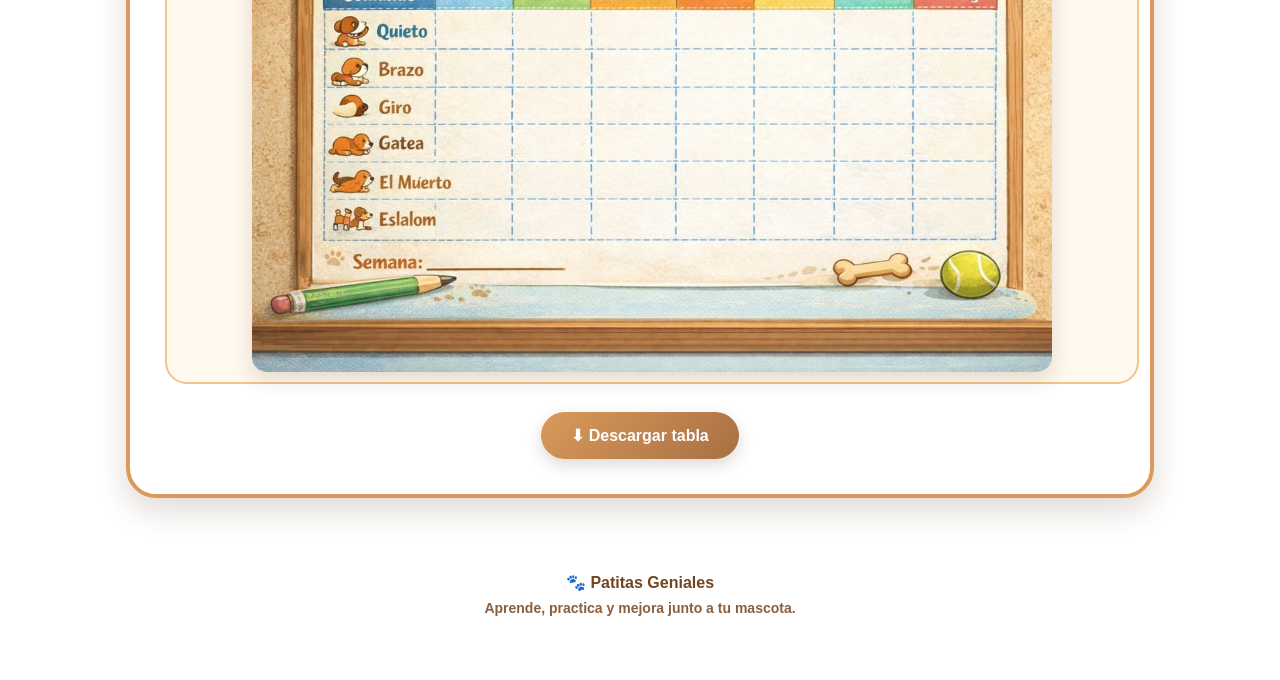
<file: proyecto_final/tabla.html>
<!DOCTYPE html>
<html lang="es">

<head>

  <meta charset="UTF-8">

  <meta name="viewport" content="width=device-width, initial-scale=1.0">

  <title>Tablas de Seguimiento | Patitas Geniales</title>

  <link rel="stylesheet" href="tabla.css">

</head>


<body>


  <!-- =========================================
       BOTÓN VOLVER
  ========================================= -->

  <a href="index.html" class="volver">
    ⬅ Volver al inicio
  </a>



  <!-- =========================================
       ENCABEZADO
  ========================================= -->

  <header>

    <div class="huellas">
      🐾 🐾 🐾
    </div>

    <h1>
      Tablas de Control para Cachorros
    </h1>

    <p class="descripcion">
      Lleva un mejor control del aprendizaje y progreso
      de tu mascota con nuestras tablas de seguimiento.
    </p>

  </header>



  <!-- =========================================
       TABLA 1
  ========================================= -->

  <section class="card-tabla">


    <div class="numero">
      01
    </div>


    <h2>
      🐶 Tabla de Entrenamiento Diario
    </h2>


    <p class="texto-tabla">
      Registra las prácticas y avances de tu cachorro
      durante cada día.
    </p>


    <div class="contenedor">

      <img
        src="img/img_tabla2.jpg"
        class="fondo"
        alt="Tabla de entrenamiento diario">

    </div>


    <a
      href="img/img_tabla2.jpg"
      download
      class="btn-descargar">

      ⬇ Descargar tabla

    </a>


  </section>



  <!-- =========================================
       TABLA 2
  ========================================= -->

  <section class="card-tabla">


    <div class="numero">
      02
    </div>


    <h2>
      🐾 Tabla de Seguimiento Semanal
    </h2>


    <p class="texto-tabla">
      Observa el progreso de tu mascota y mantén
      la constancia durante la semana.
    </p>


    <div class="contenedor">

      <img
        src="img/img_tabla1.jpg"
        class="fondo"
        alt="Tabla de seguimiento semanal">

    </div>


    <a
      href="img/img_tabla1.jpg"
      download
      class="btn-descargar">

      ⬇ Descargar tabla

    </a>


  </section>



  <!-- =========================================
       PIE DE PÁGINA
  ========================================= -->

  <footer>

    🐾 Patitas Geniales

    <br>

    <span>
      Aprende, practica y mejora junto a tu mascota.
    </span>

  </footer>


</body>

</html>
</file>
<file: proyecto_final/styles.css>
```css
/* =========================================
   CONFIGURACIÓN GENERAL
========================================= */

* {
  margin: 0;
  padding: 0;
  box-sizing: border-box;
}


html {
  scroll-behavior: smooth;
}


body {

  font-family: Arial, sans-serif;

  min-height: 100vh;

  background-image: url("img/personas.png");

  background-size: cover;

  background-position: center;

  background-attachment: fixed;

  text-align: center;

  color: #4a3425;

}



/* =========================================
   BARRA SUPERIOR
========================================= */

.barra {

  position: fixed;

  top: 0;
  left: 0;

  width: 100%;
  height: 65px;

  background: rgba(255, 255, 255, 0.95);

  display: flex;

  align-items: center;

  justify-content: space-between;

  padding: 0 35px;

  box-shadow:
    0 4px 15px rgba(0, 0, 0, 0.15);

  z-index: 1000;
}



/* =========================================
   LOGO
========================================= */

.logo-menu {

  font-size: 22px;

  font-weight: bold;

  color: #6d4428;

}



/* =========================================
   BOTÓN MENÚ
========================================= */

.boton-menu {

  border: none;

  background: #8b5e3c;

  color: white;

  padding: 11px 22px;

  border-radius: 25px;

  font-size: 16px;

  font-weight: bold;

  cursor: pointer;

  transition: 0.3s;
}


.boton-menu:hover {

  background: #c17f4a;

  transform: scale(1.05);

}



/* =========================================
   MENÚ DESPLEGABLE
========================================= */

.menu-desplegable {

  position: fixed;

  top: 72px;

  right: 25px;

  width: 220px;

  background: white;

  border-radius: 18px;

  padding: 10px;

  box-shadow:
    0 10px 25px rgba(0, 0, 0, 0.2);

  z-index: 999;

  display: none;

}


.menu-desplegable.mostrar {

  display: flex;

  flex-direction: column;

  gap: 3px;

}



/* =========================================
   ENLACES DEL MENÚ
========================================= */

.menu-desplegable a {

  display: block;

  width: 100%;

  padding: 14px;

  text-decoration: none;

  color: #6d4428;

  font-weight: bold;

  text-align: center;

  border-radius: 12px;

  transition: 0.3s;

}


.menu-desplegable a:hover {

  background: #ffe0b2;

  color: #a85d20;

  transform: translateX(5px);

}



/* =========================================
   HEADER
========================================= */

header {

  padding-top: 115px;

  padding-bottom: 35px;

}



/* =========================================
   TÍTULO PRINCIPAL
========================================= */

.titulo-box {

  display: inline-block;

  background: rgba(255, 255, 255, 0.96);

  padding: 35px 70px;

  border-radius: 35px;

  border: 5px solid #d99a5b;

  box-shadow:
    0 10px 30px rgba(100, 60, 20, 0.2),
    inset 0 0 0 5px #fff3df;

}


.titulo-box h1 {

  color: #704522;

  font-size: 52px;

  text-shadow:
    2px 2px 0 #ffe0b2;

}



/* =========================================
   FRASE PRINCIPAL
========================================= */

.box {

  display: inline-block;

  margin-top: 30px;

  padding: 15px 30px;

  background: white;

  border: 3px solid #d99a5b;

  border-radius: 30px;

  color: #704522;

  font-size: 17px;

  font-weight: bold;

  box-shadow:
    0 6px 15px rgba(0, 0, 0, 0.12);

}



/* =========================================
   TARJETAS
========================================= */

.cards {

  width: 1100px;

  max-width: calc(100% - 40px);

  margin: 10px auto 60px;

  display: flex;

  justify-content: center;

  align-items: stretch;

  gap: 25px;

}



/* =========================================
   TARJETA GENERAL
========================================= */

.card {

  width: calc((100% - 50px) / 3);

  height: 450px;

  padding: 20px;

  background: rgba(255, 255, 255, 0.97);

  border: 4px solid #a86f42;

  border-radius: 25px;

  display: flex;

  flex-direction: column;

  align-items: center;

  box-shadow:
    0 10px 25px rgba(80, 45, 20, 0.18);

  transition:
    transform 0.3s,
    box-shadow 0.3s;

}



/* =========================================
   EFECTO HOVER
========================================= */

.card:hover {

  transform: translateY(-8px);

  box-shadow:
    0 18px 30px rgba(80, 45, 20, 0.28);

}



/* =========================================
   ZONA DEL TÍTULO
========================================= */

.card-titulo {

  width: 100%;

  height: 65px;

  min-height: 65px;

  display: flex;

  align-items: center;

  justify-content: center;

  text-align: center;

}


.card-titulo h2 {

  width: 100%;

  color: #704522;

  font-size: 22px;

  font-weight: bold;

  line-height: 1.2;

  text-shadow:
    1px 1px 0 #ffe0b2;

}



/* =========================================
   ZONA DE DESCRIPCIÓN
========================================= */

.card-descripcion {

  width: 100%;

  height: 70px;

  min-height: 70px;

  display: flex;

  align-items: center;

  justify-content: center;

  text-align: center;

}


.card-descripcion p {

  width: 100%;

  color: #7b5a42;

  font-size: 16px;

  font-weight: 600;

  line-height: 1.4;

}



/* =========================================
   ZONA DE IMAGEN
========================================= */

.card-imagen {

  width: 100%;

  height: 190px;

  min-height: 190px;

  display: flex;

  align-items: center;

  justify-content: center;

}


.card-imagen img {

  width: 150px;

  height: 150px;

  object-fit: contain;

  padding: 8px;

  background: #fff7eb;

  border: 2px solid #f0c48a;

  border-radius: 18px;

  box-shadow:
    0 5px 12px rgba(100, 60, 20, 0.12);

}



/* =========================================
   ZONA DEL BOTÓN
========================================= */

.card-boton {

  width: 100%;

  height: 50px;

  min-height: 50px;

  margin-top: auto;

}


.card-boton a {

  width: 100%;

  height: 45px;

  display: flex;

  align-items: center;

  justify-content: center;

  background: linear-gradient(
    135deg,
    #d99a5b,
    #a86f42
  );

  color: white;

  text-decoration: none;

  border-radius: 20px;

  font-size: 17px;

  font-weight: bold;

  box-shadow:
    0 5px 10px rgba(100, 60, 20, 0.18);

  transition: 0.3s;

}


.card-boton a:hover {

  background: #704522;

  transform: scale(1.03);

}



/* =========================================
   PIE DE PÁGINA
========================================= */

footer {

  padding: 20px;

  color: #704522;

  font-weight: bold;

}



/* =========================================
   TABLETS Y CELULARES
========================================= */

@media (max-width: 800px) {

  .cards {

    width: 100%;

    max-width: 500px;

    flex-direction: column;

    align-items: stretch;

    gap: 20px;

  }


  .card {

    width: 100%;

    height: 450px;

  }


  .barra {

    padding: 0 15px;

  }


  .logo-menu {

    font-size: 18px;

  }


  .boton-menu {

    padding: 10px 16px;

    font-size: 14px;

  }


  .titulo-box {

    padding: 30px 35px;

  }


  .titulo-box h1 {

    font-size: 38px;

  }

}
```
</file>
<file: proyecto_final/adiestrador.css>
* {

  margin: 0;

  padding: 0;

  box-sizing: border-box;

}

body {

  font-family: 'Segoe UI', Arial, sans-serif;

  min-height: 100vh;

  background:
    linear-gradient(
      135deg,
      #fff6ec,
      #ffe4c4
    );

  padding: 30px;

  color: #4a3425;

}

.btn-volver {

  display: inline-block;

  padding: 12px 25px;

  background:
    linear-gradient(
      135deg,
      #ffb703,
      #fb8500
    );

  color: white;

  text-decoration: none;

  border-radius: 25px;

  font-weight: bold;

  font-size: 16px;

  box-shadow:
    0 5px 15px rgba(0,0,0,0.2);

  transition: 0.3s;

}


.btn-volver:hover {

  transform: scale(1.06);

  box-shadow:
    0 8px 20px rgba(0,0,0,0.3);

}

header {

  text-align: center;

  margin: 25px auto 30px;

}

.titulo-box {

  display: inline-block;

  background: white;

  padding: 18px 40px;

  border-radius: 20px;

  border: 3px solid #d99a5b;

  box-shadow:
    0 8px 20px rgba(0,0,0,0.12);

}


.titulo-box h1 {

  color: #8b5e3c;

  font-size: 38px;

}

.contenido {

  max-width: 1050px;

  margin: auto;

  background: white;

  border-radius: 25px;

  padding: 35px;

  box-shadow:
    0 10px 25px rgba(0,0,0,0.12);

  display: flex;

  align-items: center;

  justify-content: space-between;

  gap: 45px;

}

.texto {

  flex: 1;

}


.texto h2 {

  color: #704522;

  font-size: 21px;

  line-height: 1.5;

  font-weight: 600;

  margin-bottom: 18px;

}


.texto p {

  color: #555;

  font-size: 17px;

  line-height: 1.6;

  margin-bottom: 15px;

}


.texto strong {

  color: #a85d20;

}

.imagen {

  flex: 1;

  display: flex;

  justify-content: center;

  align-items: center;

}


.imagen img {

  width: 450px;

  max-width: 100%;

  height: auto;

  border-radius: 20px;

  border: 4px solid #edc28f;

  box-shadow:
    0 8px 20px rgba(80,45,20,0.2);

  transition: 0.3s;

}


.imagen img:hover {

  transform: scale(1.03);

}

@media (max-width: 800px) {

  body {

    padding: 20px;

  }


  .contenido {

    flex-direction: column;

    padding: 25px;

    gap: 25px;

  }


  .texto {

    width: 100%;

    text-align: center;

  }


  .texto h2 {

    font-size: 19px;

  }


  .texto p {

    font-size: 16px;

  }


  .imagen img {

    width: 400px;

  }


  .titulo-box h1 {

    font-size: 30px;

  }

}

@media (max-width: 500px) {

  .btn-volver {

    font-size: 14px;

    padding: 10px 18px;

  }


  .titulo-box {

    padding: 15px 20px;

  }


  .titulo-box h1 {

    font-size: 25px;

  }


  .contenido {

    padding: 20px;

  }


  .texto h2 {

    font-size: 18px;

  }


  .texto p {

    font-size: 15px;

  }


  .imagen img {

    width: 100%;

  }

}
</file>
<file: proyecto_final/comandos.css>
/* RESET */
*{
  margin:0;
  padding:0;
  box-sizing:border-box;
}

/* BODY */
body{
  font-family:'Segoe UI', sans-serif;
  background: linear-gradient(135deg, #fff4e6, #ffe0b2);
  padding:30px;
}

/* HEADER */
header{
  text-align:center;
  margin-bottom:35px;
}

.titulo-principal{
  background:white;
  display:inline-block;
  padding:25px 40px;
  border-radius:25px;
  box-shadow:0 10px 25px rgba(0,0,0,0.1);
}

.titulo-principal h1{
  color:#8b5e3c;
  margin-bottom:10px;
}

.titulo-principal p{
  color:#666;
}

/* CONTENEDOR */
.contenedor{
  max-width:1100px;
  margin:auto;
}

/* INTRO */
.intro{
  background:white;
  padding:30px;
  border-radius:25px;
  margin-bottom:30px;
  box-shadow:0 10px 25px rgba(0,0,0,0.08);
}

.intro h2{
  color:#fb8500;
  margin-bottom:15px;
}

.intro p{
  color:#444;
  line-height:1.8;
  margin-bottom:10px;
}

/* TARJETAS */
.card{
  background:white;
  padding:25px;
  border-radius:20px;
  margin-bottom:20px;
  border-left:10px solid #ffb703;
  box-shadow:0 8px 20px rgba(0,0,0,0.08);
  transition:0.3s;
}

.card:hover{
  transform:translateY(-5px);
}

/* TITULOS */
.card h2{
  color:#d97706;
  margin-bottom:10px;
}

.card h3{
  margin-top:15px;
  margin-bottom:10px;
  color:#8b5e3c;
}

/* TEXTO */
.card p{
  color:#444;
  line-height:1.7;
}

/* LISTAS */
.card ul{
  padding-left:25px;
  margin-top:10px;
}

.card li{
  margin-bottom:8px;
  color:#555;
  line-height:1.5;
}

/* FINAL */
.final{
  background:#fffaf3;
  padding:25px;
  border-radius:20px;
  margin-top:25px;
  box-shadow:0 5px 15px rgba(0,0,0,0.08);
}

.final p{
  color:#444;
  line-height:1.8;
  margin-bottom:10px;
}

/* BOTON */
.btn-volver{
  display:inline-block;
  margin-top:30px;
  padding:14px 28px;
  background:linear-gradient(135deg, #ffb703, #fb8500);
  color:white;
  text-decoration:none;
  border-radius:30px;
  font-weight:bold;
  box-shadow:0 5px 15px rgba(0,0,0,0.15);
  transition:0.3s;
}

.btn-volver:hover{
  transform:scale(1.08);
}
</file>
<file: proyecto_final/inicio.css>
/* =========================================
   CONFIGURACIÓN GENERAL
========================================= */

* {
  margin: 0;
  padding: 0;
  box-sizing: border-box;
}


html {
  scroll-behavior: smooth;
}


body {

  font-family: Arial, "Segoe UI", sans-serif;

  min-height: 100vh;

  background:
    linear-gradient(
      rgba(255, 247, 235, 0.90),
      rgba(255, 226, 190, 0.94)
    ),
    url("img/personas.png");

  background-size: cover;

  background-position: center;

  background-attachment: fixed;

  color: #4a3425;

  display: flex;

  flex-direction: column;

}



/* =========================================
   BARRA SUPERIOR
========================================= */

.barra {

  width: 100%;

  height: 70px;

  background: rgba(255, 255, 255, 0.96);

  display: flex;

  align-items: center;

  justify-content: space-between;

  padding: 0 40px;

  box-shadow:
    0 4px 18px rgba(80, 45, 20, 0.15);

  border-bottom: 3px solid #e2ad72;

}



/* NOMBRE */

.nombre-pagina {

  color: #704522;

  font-size: 22px;

  font-weight: bold;

  letter-spacing: 0.5px;

}



/* =========================================
   BOTÓN VOLVER
========================================= */

.boton-volver {

  padding: 12px 22px;

  background: #8b5e3c;

  color: white;

  text-decoration: none;

  border-radius: 25px;

  font-size: 15px;

  font-weight: bold;

  box-shadow:
    0 5px 12px rgba(80, 45, 20, 0.18);

  transition: 0.3s;

}


.boton-volver:hover {

  background: #c17f4a;

  transform: translateY(-2px);

}



/* =========================================
   CONTENIDO PRINCIPAL
========================================= */

.presentacion {

  width: 100%;

  max-width: 1050px;

  margin: 55px auto;

  padding: 0 25px;

  display: flex;

  flex-direction: column;

  align-items: center;

  gap: 35px;

}



/* =========================================
   SECCIÓN DEL LOGO
========================================= */

.logo-seccion {

  width: 100%;

  display: flex;

  justify-content: center;

  align-items: center;

}



/* MARCO DEL LOGO */

.logo-marco {

  width: 290px;

  height: 290px;

  padding: 12px;

  background: white;

  border: 6px solid #d99a5b;

  border-radius: 50%;

  box-shadow:
    0 12px 30px rgba(80, 45, 20, 0.22),
    0 0 0 8px rgba(255, 240, 216, 0.9);

  display: flex;

  justify-content: center;

  align-items: center;

  transition: 0.4s;

}


.logo-marco:hover {

  transform: scale(1.04);

  box-shadow:
    0 16px 35px rgba(80, 45, 20, 0.28),
    0 0 0 8px rgba(255, 240, 216, 0.95);

}



/* IMAGEN DEL LOGO */

.logo {

  width: 100%;

  height: 100%;

  object-fit: contain;

  border-radius: 50%;

}



/* =========================================
   TEXTO DE PRESENTACIÓN
========================================= */

.texto-presentacion {

  width: 100%;

  max-width: 900px;

  background: rgba(255, 255, 255, 0.97);

  padding: 45px 55px;

  border-radius: 32px;

  border: 4px solid #d99a5b;

  box-shadow:
    0 12px 30px rgba(80, 45, 20, 0.18);

  text-align: center;

  position: relative;

}



/* =========================================
   HUELLAS DECORATIVAS
========================================= */

.huellas {

  color: #d99a5b;

  font-size: 24px;

  letter-spacing: 8px;

  margin-bottom: 12px;

}



/* =========================================
   TÍTULO PRINCIPAL
========================================= */

.texto-presentacion h1 {

  color: #704522;

  font-size: 42px;

  margin-bottom: 12px;

  text-shadow:
    2px 2px 0 #ffe0b2;

}



/* =========================================
   SUBTÍTULO
========================================= */

.texto-presentacion h2 {

  color: #a86f42;

  font-size: 22px;

  margin-bottom: 28px;

}



/* =========================================
   PÁRRAFOS
========================================= */

.texto-presentacion p {

  color: #5f5045;

  font-size: 17px;

  line-height: 1.8;

  margin-bottom: 20px;

  text-align: justify;

}


.texto-presentacion strong {

  color: #704522;

}



/* =========================================
   MENSAJE FINAL
========================================= */

.mensaje-final {

  margin-top: 30px;

  padding: 18px 25px;

  background: #fff0d8;

  border: 2px solid #edc28f;

  border-radius: 20px;

  color: #704522;

  font-size: 18px;

  font-weight: bold;

  box-shadow:
    0 5px 12px rgba(80, 45, 20, 0.10);

}


.mensaje-final span {

  margin: 0 8px;

}



/* =========================================
   PIE DE PÁGINA
========================================= */

footer {

  margin-top: auto;

  padding: 25px 15px;

  text-align: center;

  color: #704522;

  font-weight: bold;

  background: rgba(255, 255, 255, 0.75);

  border-top: 2px solid #e2ad72;

}


footer span {

  font-size: 14px;

  color: #8b5e3c;

  line-height: 2;

}



/* =========================================
   TABLETS
========================================= */

@media (max-width: 800px) {

  .barra {

    padding: 0 20px;

  }


  .nombre-pagina {

    font-size: 18px;

  }


  .boton-volver {

    padding: 10px 16px;

    font-size: 14px;

  }


  .presentacion {

    margin: 40px auto;

  }


  .logo-marco {

    width: 240px;

    height: 240px;

  }


  .texto-presentacion {

    padding: 35px 30px;

  }


  .texto-presentacion h1 {

    font-size: 34px;

  }


  .texto-presentacion h2 {

    font-size: 20px;

  }


  .texto-presentacion p {

    font-size: 16px;

  }

}



/* =========================================
   CELULARES
========================================= */

@media (max-width: 500px) {

  .barra {

    height: auto;

    min-height: 65px;

    padding: 12px 15px;

    gap: 10px;

  }


  .nombre-pagina {

    font-size: 15px;

  }


  .boton-volver {

    padding: 9px 12px;

    font-size: 12px;

  }


  .presentacion {

    margin: 30px auto;

    padding: 0 15px;

    gap: 25px;

  }


  .logo-marco {

    width: 200px;

    height: 200px;

  }


  .texto-presentacion {

    padding: 30px 20px;

    border-radius: 25px;

  }


  .texto-presentacion h1 {

    font-size: 28px;

  }


  .texto-presentacion h2 {

    font-size: 18px;

    line-height: 1.4;

  }


  .texto-presentacion p {

    font-size: 15px;

    line-height: 1.7;

    text-align: left;

  }


  .huellas {

    font-size: 20px;

    letter-spacing: 4px;

  }


  .mensaje-final {

    font-size: 15px;

    line-height: 1.5;

    padding: 15px;

  }

}
</file>
<file: proyecto_final/reseñas.css>
* {
  margin: 0;
  padding: 0;
  box-sizing: border-box;
  }

html {
scroll-behavior: smooth;
}

body {

font-family: Arial, "Segoe UI", sans-serif;

min-height: 100vh;

background:
linear-gradient(
rgba(255, 247, 235, 0.88),
rgba(255, 226, 190, 0.92)
),
url("img/personas.png");

background-size: cover;

background-position: center;

background-attachment: fixed;

color: #4a3425;

padding: 25px;
}

/* =========================================
BOTÓN VOLVER
========================================= */

.volver {

display: inline-block;

padding: 12px 25px;

background: #8b5e3c;

color: white;

text-decoration: none;

border-radius: 25px;

font-weight: bold;

box-shadow: 0 5px 12px rgba(80,45,20,0.2);

transition: 0.3s;

}

.volver:hover {

background: #c17f4a;

transform: scale(1.05);

}

/* =========================================
ENCABEZADO
========================================= */

header {

text-align: center;

margin: 35px auto 40px;

}

.titulo {

max-width: 900px;

margin: auto;

padding: 35px;

background: rgba(255,255,255,0.97);

border-radius: 30px;

border: 5px solid #d99a5b;

box-shadow:
0 12px 30px rgba(80,45,20,0.2);

}

.huella {

font-size: 50px;

margin-bottom: 8px;

}

.titulo h1 {

color: #704522;

font-size: 42px;

margin-bottom: 15px;

text-shadow: 2px 2px 0 #ffe0b2;

}

.titulo p {

color: #7b5a42;

font-size: 18px;

line-height: 1.6;

}

/* =========================================
CONTENEDOR
========================================= */

.contenedor {

width: 100%;

max-width: 1100px;

margin: auto;

}

/* =========================================
RESUMEN
========================================= */

.resumen {

background: white;

border-radius: 25px;

padding: 25px 30px;

display: flex;

align-items: center;

gap: 25px;

border-left: 8px solid #d99a5b;

box-shadow:
0 10px 25px rgba(80,45,20,0.15);

margin-bottom: 40px;

}

.resumen-icono {

font-size: 55px;

}

.resumen h2 {

color: #704522;

margin-bottom: 8px;

}

.resumen p {

color: #666;

line-height: 1.5;

}

.estrellas-grandes {

margin-left: auto;

color: #f5a623;

font-size: 25px;

white-space: nowrap;

}

.estrellas-grandes span {

display: block;

color: #704522;

font-size: 20px;

font-weight: bold;

margin-top: 5px;

}

/* =========================================
SUBTÍTULO
========================================= */

.subtitulo {

text-align: center;

color: #704522;

font-size: 30px;

margin-bottom: 25px;

}

/* =========================================
GRID DE RESEÑAS
========================================= */

.reseñas-grid {

display: grid;

grid-template-columns: repeat(3, 1fr);

gap: 25px;

margin-bottom: 45px;

}

/* =========================================
TARJETA DE RESEÑA
========================================= */

.reseña {

background: rgba(255,255,255,0.97);

padding: 25px;

border-radius: 22px;

border-top: 6px solid #d99a5b;

box-shadow:
0 10px 25px rgba(80,45,20,0.15);

transition: 0.3s;

}

.reseña:hover {

transform: translateY(-7px);

box-shadow:
0 16px 30px rgba(80,45,20,0.22);

}

.usuario {

display: flex;

align-items: center;

gap: 15px;

margin-bottom: 18px;

}

.avatar {

width: 55px;

height: 55px;

display: flex;

align-items: center;

justify-content: center;

background: #fff0d8;

border-radius: 50%;

font-size: 30px;

}

.usuario h3 {

color: #704522;

margin-bottom: 5px;

}

.usuario span {

color: #f5a623;

letter-spacing: 2px;

}

.reseña > p {

color: #555;

line-height: 1.6;

font-style: italic;

}

/* =========================================
FORMULARIO
========================================= */

.formulario {

max-width: 750px;

margin: auto;

background: white;

padding: 35px;

border-radius: 30px;

border: 4px solid #d99a5b;

box-shadow:
0 12px 30px rgba(80,45,20,0.2);

text-align: center;

}

.formulario-icono {

font-size: 50px;

margin-bottom: 5px;

}

.formulario h2 {

color: #704522;

font-size: 30px;

margin-bottom: 8px;

}

.formulario > p {

color: #777;

margin-bottom: 25px;

}

/* CAMPOS */

.campo {

text-align: left;

margin-bottom: 18px;

}

.campo label {

display: block;

color: #704522;

font-weight: bold;

margin-bottom: 7px;

}

.campo input,
.campo select,
.campo textarea {

width: 100%;

padding: 13px;

border: 2px solid #edc28f;

border-radius: 12px;

font-family: inherit;

font-size: 15px;

outline: none;

background: #fffaf3;

color: #4a3425;

transition: 0.3s;

}

.campo input:focus,
.campo select:focus,
.campo textarea:focus {

border-color: #c17f4a;

box-shadow: 0 0 0 3px rgba(193,127,74,0.15);

}

.campo textarea {

resize: vertical;

}

/* =========================================
BOTÓN PUBLICAR
========================================= */

.formulario button {

border: none;

padding: 14px 30px;

background: linear-gradient(
135deg,
#d99a5b,
#a86f42
);

color: white;

border-radius: 25px;

font-size: 17px;

font-weight: bold;

cursor: pointer;

box-shadow:
0 6px 15px rgba(80,45,20,0.2);

transition: 0.3s;

}

.formulario button:hover {

background: #704522;

transform: scale(1.05);

}

/* =========================================
MENSAJE
========================================= */

.mensaje {

margin-top: 20px;

padding: 12px;

border-radius: 12px;

background: #fff0d8;

color: #704522;

font-weight: bold;

}

/* =========================================
FOOTER
========================================= */

footer {

text-align: center;

padding: 35px 10px 15px;

color: #704522;

font-weight: bold;

}

footer span {

font-size: 14px;

color: #8b5e3c;

}

/* =========================================
CELULARES
========================================= */

@media (max-width: 800px) {

body {


padding: 15px;


}

.titulo {


padding: 25px 20px;


}

.titulo h1 {


font-size: 32px;


}

.resumen {


flex-direction: column;

text-align: center;


}

.estrellas-grandes {

margin-left: 0;


}

.reseñas-grid {


grid-template-columns: 1fr;

}

.formulario {

padding: 25px 20px;
}

}
</file>
<file: proyecto_final/tabla.css>
```css
/* =========================================
   RESET
========================================= */

* {

  margin: 0;

  padding: 0;

  box-sizing: border-box;

}



/* =========================================
   BODY
========================================= */

body {

  font-family: 'Segoe UI', Arial, sans-serif;

  min-height: 100vh;

  background:
    linear-gradient(
      135deg,
      rgba(255, 246, 236, 0.95),
      rgba(255, 224, 178, 0.95)
    ),
    url("img/personas.png");

  background-size: cover;

  background-position: center;

  background-attachment: fixed;

  padding: 30px 20px;

  text-align: center;

  color: #4a3425;

}



/* =========================================
   BOTÓN VOLVER
========================================= */

.volver {

  display: inline-block;

  padding: 12px 25px;

  background: #8b5e3c;

  color: white;

  text-decoration: none;

  border-radius: 25px;

  font-weight: bold;

  box-shadow:
    0 5px 12px rgba(80,45,20,0.2);

  transition: 0.3s;

}


.volver:hover {

  background: #c17f4a;

  transform: translateY(-3px);

}



/* =========================================
   ENCABEZADO
========================================= */

header {

  max-width: 900px;

  margin: 30px auto 45px;

  padding: 35px 25px;

  background: rgba(255,255,255,0.96);

  border-radius: 30px;

  border: 4px solid #d99a5b;

  box-shadow:
    0 10px 25px rgba(80,45,20,0.15);

}



/* =========================================
   HUELLAS
========================================= */

.huellas {

  font-size: 25px;

  letter-spacing: 10px;

  margin-bottom: 12px;

  color: #d99a5b;

}



/* =========================================
   TÍTULO
========================================= */

h1 {

  color: #704522;

  font-size: 40px;

  margin-bottom: 15px;

  text-shadow:
    2px 2px 0 #ffe0b2;

}



/* =========================================
   DESCRIPCIÓN
========================================= */

.descripcion {

  max-width: 700px;

  margin: auto;

  color: #6f5a49;

  font-size: 17px;

  line-height: 1.6;

}



/* =========================================
   TARJETAS
========================================= */

.card-tabla {

  position: relative;

  max-width: 950px;

  margin: 35px auto;

  padding: 35px;

  background: rgba(255,255,255,0.98);

  border-radius: 30px;

  border: 4px solid #d99a5b;

  box-shadow:
    0 12px 30px rgba(80,45,20,0.18);

  transition:
    transform 0.3s,
    box-shadow 0.3s;

}


.card-tabla:hover {

  transform: translateY(-7px);

  box-shadow:
    0 18px 35px rgba(80,45,20,0.25);

}



/* =========================================
   NÚMERO DECORATIVO
========================================= */

.numero {

  position: absolute;

  top: 18px;

  left: 20px;

  width: 48px;

  height: 48px;

  display: flex;

  align-items: center;

  justify-content: center;

  background: #fff0d8;

  border: 2px solid #edc28f;

  border-radius: 50%;

  color: #a85d20;

  font-size: 15px;

  font-weight: bold;

}



/* =========================================
   SUBTÍTULOS
========================================= */

.card-tabla h2 {

  color: #704522;

  font-size: 27px;

  margin-bottom: 10px;

  padding: 0 45px;

  text-shadow:
    1px 1px 0 #ffe0b2;

}



/* =========================================
   TEXTO DE LA TABLA
========================================= */

.texto-tabla {

  color: #6f5a49;

  font-size: 16px;

  margin-bottom: 25px;

  line-height: 1.5;

}



/* =========================================
   CONTENEDOR DE IMAGEN
========================================= */

.contenedor {

  width: 100%;

  display: flex;

  justify-content: center;

  margin-bottom: 28px;

  padding: 10px;

  background: #fff8ee;

  border-radius: 22px;

  border: 2px solid #f0c48a;

}



/* =========================================
   IMAGEN
========================================= */

.fondo {

  display: block;

  width: 100%;

  max-width: 800px;

  height: auto;

  border-radius: 15px;

  box-shadow:
    0 8px 20px rgba(80,45,20,0.15);

  transition: 0.3s;

}


.fondo:hover {

  transform: scale(1.015);

}



/* =========================================
   BOTÓN DESCARGAR
========================================= */

.btn-descargar {

  display: inline-flex;

  align-items: center;

  justify-content: center;

  padding: 14px 30px;

  background:
    linear-gradient(
      135deg,
      #d99a5b,
      #a86f42
    );

  color: white;

  text-decoration: none;

  border-radius: 28px;

  font-size: 16px;

  font-weight: bold;

  box-shadow:
    0 6px 15px rgba(80,45,20,0.18);

  transition: 0.3s;

}


.btn-descargar:hover {

  background: #704522;

  transform: scale(1.05);

}



/* =========================================
   FOOTER
========================================= */

footer {

  margin-top: 50px;

  padding: 25px 10px;

  color: #704522;

  font-weight: bold;

}


footer span {

  display: inline-block;

  margin-top: 8px;

  color: #8b5e3c;

  font-size: 14px;

}



/* =========================================
   TABLETS
========================================= */

@media (max-width: 800px) {

  body {

    padding: 20px 15px;

  }


  header {

    padding: 30px 20px;

  }


  h1 {

    font-size: 32px;

  }


  .card-tabla {

    padding: 30px 20px;

  }


  .card-tabla h2 {

    font-size: 23px;

  }

}



/* =========================================
   CELULARES
========================================= */

@media (max-width: 500px) {

  .volver {

    font-size: 14px;

    padding: 10px 18px;

  }


  header {

    margin-top: 25px;

    padding: 25px 15px;

    border-radius: 22px;

  }


  h1 {

    font-size: 27px;

  }


  .descripcion {

    font-size: 15px;

  }


  .huellas {

    font-size: 20px;

    letter-spacing: 5px;

  }


  .card-tabla {

    padding: 28px 15px;

    border-radius: 23px;

  }


  .card-tabla h2 {

    font-size: 20px;

    padding: 0 15px;

  }


  .texto-tabla {

    font-size: 15px;

  }


  .numero {

    width: 40px;

    height: 40px;

    top: 12px;

    left: 12px;

    font-size: 13px;

  }


  .btn-descargar {

    width: 100%;

  }

}
</file>
